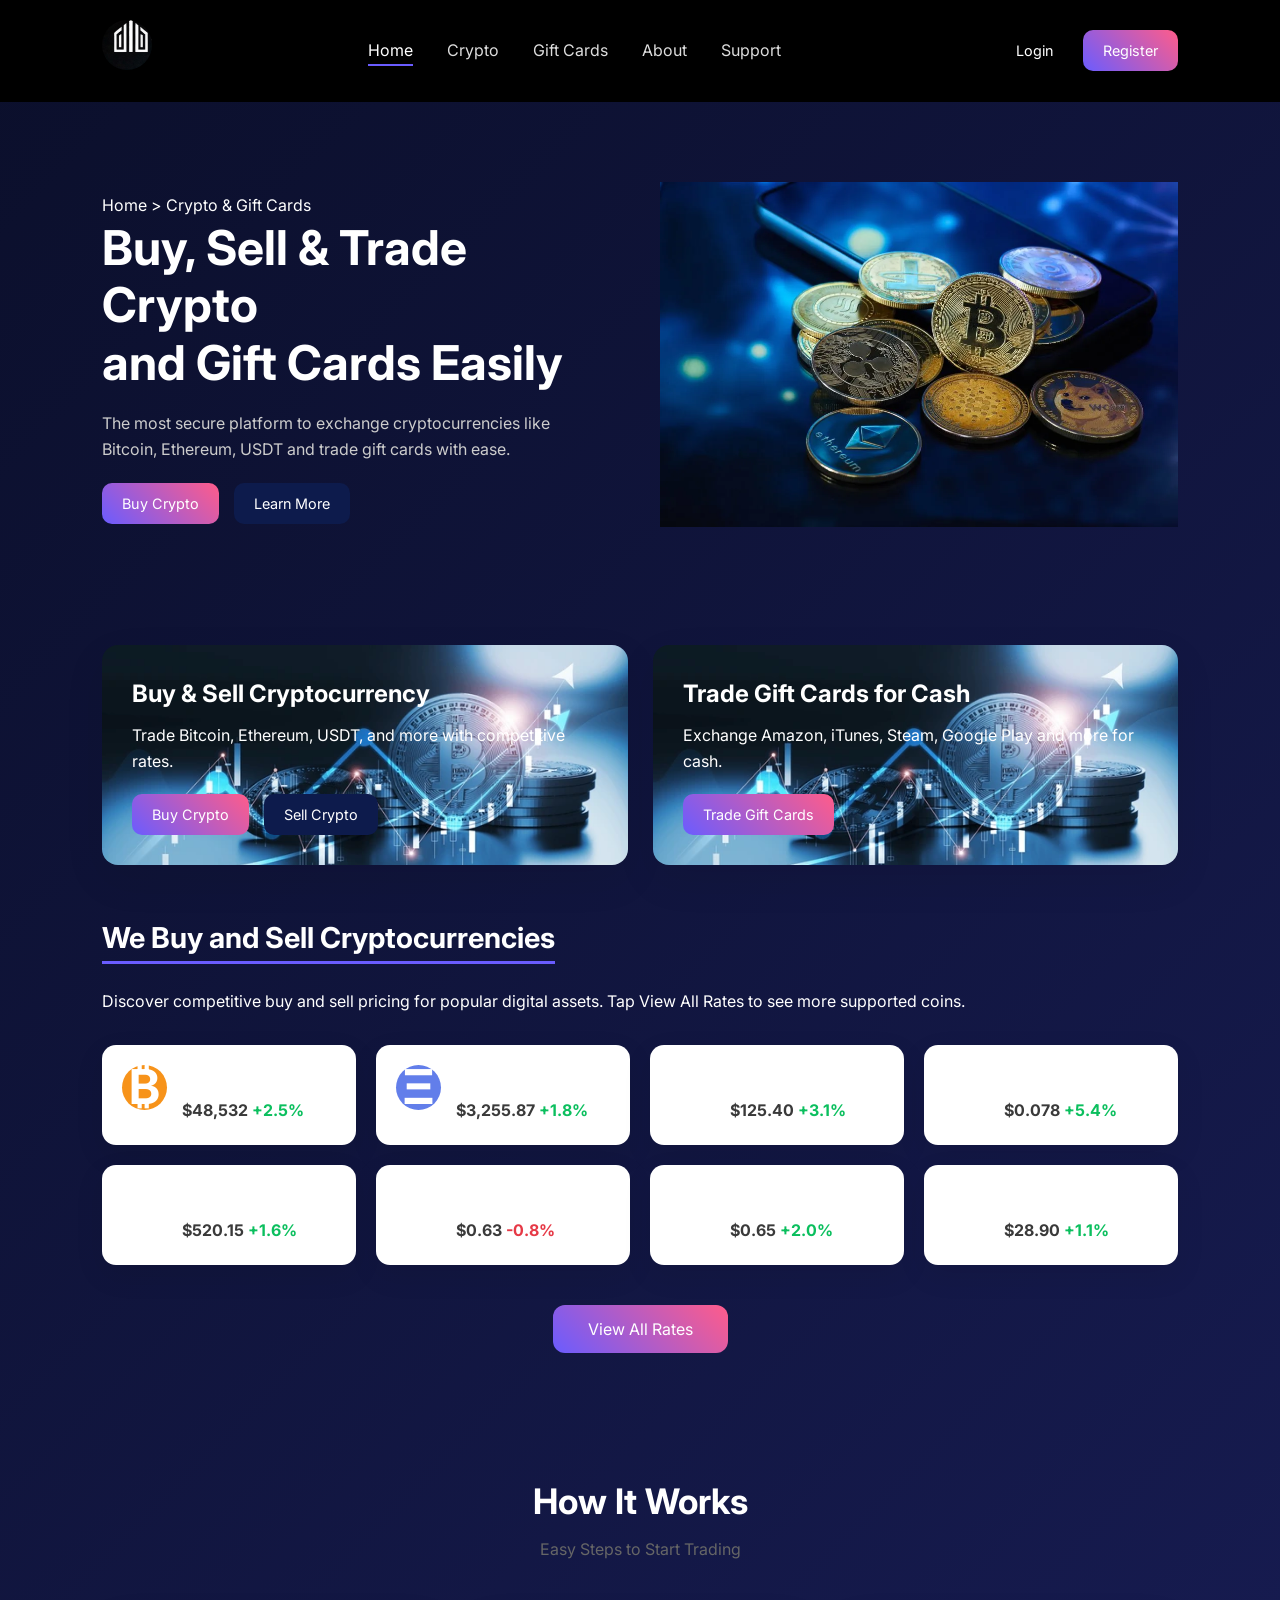
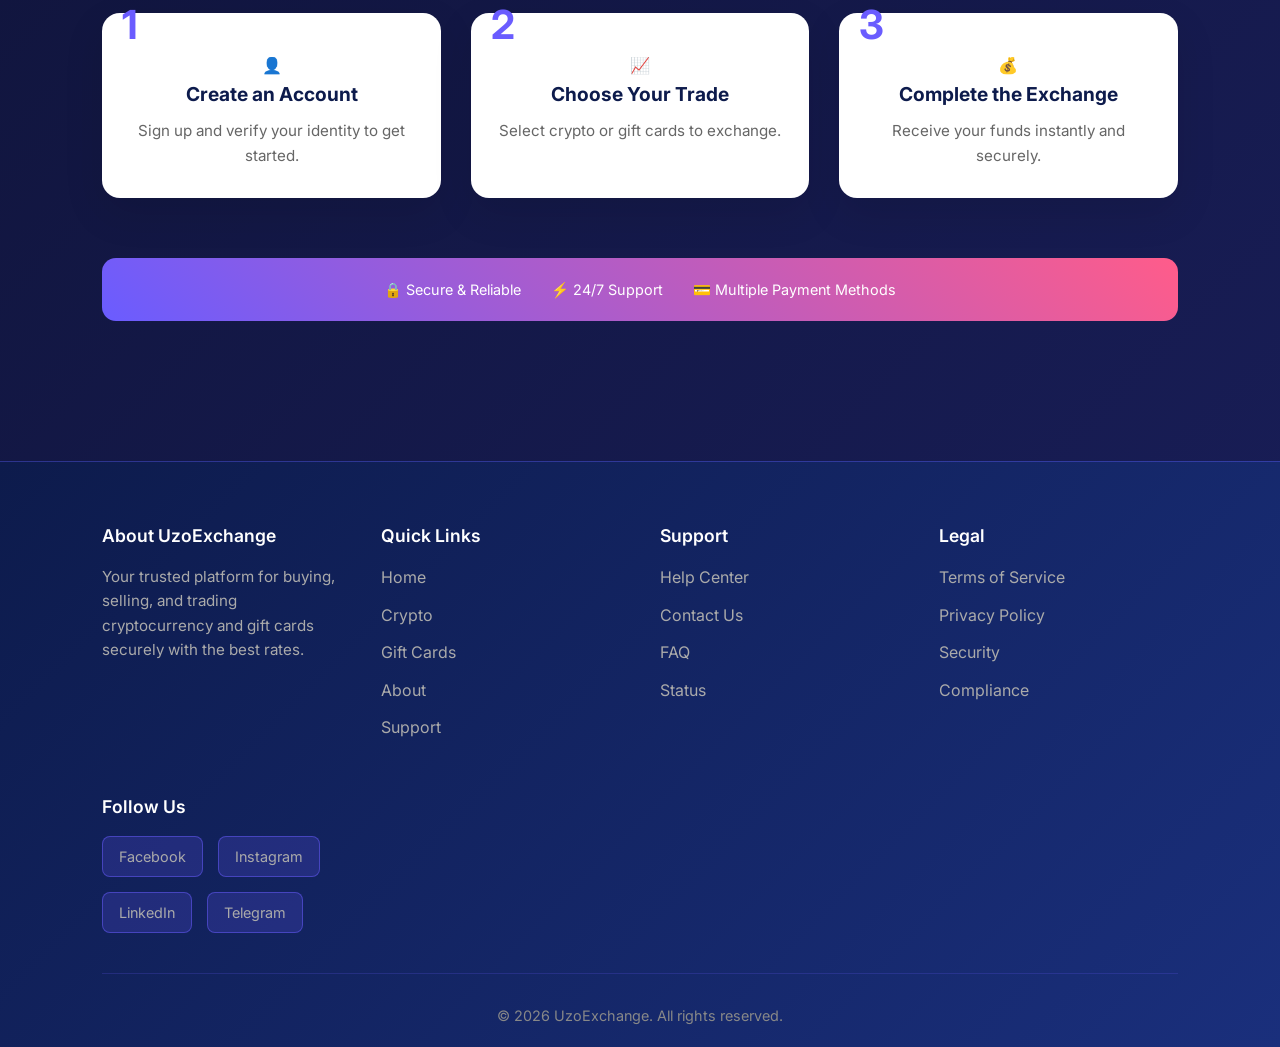
<file: index.html>
<!DOCTYPE html>
<html lang="en">
<head>
  <meta charset="UTF-8">
  <meta name="viewport" content="width=device-width, initial-scale=1.0">
  <title>UzoExchange | Buy & Sell Crypto & Gift Cards</title>
  <link rel="stylesheet" href="styles.ss.css">
  <link href="https://fonts.googleapis.com/css2?family=Inter:wght@400;500;600;700;800&display=swap" rel="stylesheet">
</head>
<body>

  <!-- ==================== NAVBAR ==================== -->
  <header class="navbar">
    <div class="logo">
      <img src="Uzo logo.jpg.jpeg" alt="UzoExchange Logo">
    </div>

    <nav id="nav-menu" class="nav-menu">
      <a href="index.html" class="nav-link active">Home</a>
      <a href="index(1).html" class="nav-link">Crypto</a>
      <a href="index(2).html" class="nav-link">Gift Cards</a>
      <a href="index(3).html" class="nav-link">About</a>
      <a href="index(4).html" class="nav-link">Support</a>
    </nav>

    <div class="nav-actions">
      <button class="btn login">Login</button>
      <button class="btn register">Register</button>
      <div class="menu-toggle" id="menu-toggle">☰</div>
    </div>
  </header>

  <!-- ==================== HERO SECTION ==================== -->
  <section class="hero">
    <div class="hero-content">
      <div class="breadcrumb">Home > Crypto & Gift Cards</div>
      <h1>Buy, Sell & Trade Crypto<br>and Gift Cards Easily</h1>
      <p>The most secure platform to exchange cryptocurrencies like Bitcoin, Ethereum, USDT and trade gift cards with ease.</p>
      
      <div class="hero-buttons">
        <button class="btn primary" onclick="buyCrypto()">Buy Crypto</button>
        <button class="btn secondary" onclick="learnMore()">Learn More</button>
      </div>
    </div>

    <div class="hero-image">
      <img src="crt.webp" alt="Crypto Illustration">
    </div>
  </section>


  <!-- ==================== ACTION CARDS ==================== -->
  <section class="actions">
    <div class="action-card crypto">
      <div class="card-content">
        <h3>Buy & Sell Cryptocurrency</h3>
        <p>Trade Bitcoin, Ethereum, USDT, and more with competitive rates.</p>
        <div class="buttons">
          <button class="btn primary" onclick="buyCrypto()">Buy Crypto</button>
          <button class="btn secondary" onclick="sellCrypto()">Sell Crypto</button>
        </div>
      </div>
    </div>

    <div class="action-card giftcard">
      <div class="card-content">
        <h3>Trade Gift Cards for Cash</h3>
        <p>Exchange Amazon, iTunes, Steam, Google Play and more for cash.</p>
        <button class="btn primary" onclick="tradeGiftCards()">Trade Gift Cards</button>
      </div>
    </div>
  </section>

  <!-- ==================== MARKET RATES SECTION ==================== -->
  <section class="market">
    <h2>We Buy and Sell Cryptocurrencies</h2>
    <p>Discover competitive buy and sell pricing for popular digital assets. Tap View All Rates to see more supported coins.</p>

    <div class="market-grid">
      <div class="rate-card">
        <span class="icon btc">₿</span>
        <div class="rate-info">
          <h4>Bitcoin <small>BTC</small></h4>
          <p class="rate">$48,532 <span class="up">+2.5%</span></p>
        </div>
      </div>

      <div class="rate-card">
        <span class="icon eth">Ξ</span>
        <div class="rate-info">
          <h4>Ethereum <small>ETH</small></h4>
          <p class="rate">$3,255.87 <span class="up">+1.8%</span></p>
        </div>
      </div>

      <div class="rate-card">
        <span class="icon sol">◎</span>
        <div class="rate-info">
          <h4>Solana <small>SOL</small></h4>
          <p class="rate">$125.40 <span class="up">+3.1%</span></p>
        </div>
      </div>

      <div class="rate-card">
        <span class="icon doge">Ð</span>
        <div class="rate-info">
          <h4>Dogecoin <small>DOGE</small></h4>
          <p class="rate">$0.078 <span class="up">+5.4%</span></p>
        </div>
      </div>

      <div class="rate-card hidden extra">
        <span class="icon bnb">Ⓑ</span>
        <div class="rate-info">
          <h4>Binance Coin <small>BNB</small></h4>
          <p class="rate">$520.15 <span class="up">+1.6%</span></p>
        </div>
      </div>

      <div class="rate-card hidden extra">
        <span class="icon xrp">✕</span>
        <div class="rate-info">
          <h4>Ripple <small>XRP</small></h4>
          <p class="rate">$0.63 <span class="down">-0.8%</span></p>
        </div>
      </div>

      <div class="rate-card hidden extra">
        <span class="icon ada">A</span>
        <div class="rate-info">
          <h4>Cardano <small>ADA</small></h4>
          <p class="rate">$0.65 <span class="up">+2.0%</span></p>
        </div>
      </div>

      <div class="rate-card hidden extra">
        <span class="icon dot">●</span>
        <div class="rate-info">
          <h4>Polkadot <small>DOT</small></h4>
          <p class="rate">$28.90 <span class="up">+1.1%</span></p>
        </div>
      </div>
    </div>

    <button class="btn view-all">View All Rates</button>
  </section>


  <!-- ==================== HOW IT WORKS ==================== -->
  <section class="how-it-works">
    <div class="section-header">
      <h2>How It Works</h2>
      <p>Easy Steps to Start Trading</p>
    </div>

    <div class="steps">
      <div class="step-card">
        <span class="step-number">1</span>
        <div class="step-icon">👤</div>
        <h3>Create an Account</h3>
        <p>Sign up and verify your identity to get started.</p>
      </div>

      <div class="step-card">
        <span class="step-number">2</span>
        <div class="step-icon">📈</div>
        <h3>Choose Your Trade</h3>
        <p>Select crypto or gift cards to exchange.</p>
      </div>

      <div class="step-card">
        <span class="step-number">3</span>
        <div class="step-icon">💰</div>
        <h3>Complete the Exchange</h3>
        <p>Receive your funds instantly and securely.</p>
      </div>
    </div>

    <div class="trust-bar">
      <span>🔒 Secure & Reliable</span>
      <span>⚡ 24/7 Support</span>
      <span>💳 Multiple Payment Methods</span>
    </div>
  </section>

  <!-- ==================== FOOTER ==================== -->
  <footer class="footer">
    <div class="footer-container">
      <div class="footer-column">
        <h4>About UzoExchange</h4>
        <p>Your trusted platform for buying, selling, and trading cryptocurrency and gift cards securely with the best rates.</p>
      </div>

      <div class="footer-column">
        <h4>Quick Links</h4>
        <ul>
          <li><a href="index.html">Home</a></li>
          <li><a href="index(1).html">Crypto</a></li>
          <li><a href="index(2).html">Gift Cards</a></li>
          <li><a href="index(3).html">About</a></li>
          <li><a href="index(4).html">Support</a></li>
        </ul>
      </div>

      <div class="footer-column">
        <h4>Support</h4>
        <ul>
          <li><a href="index(5).html">Help Center</a></li>
          <li><a href="index(6).html">Contact Us</a></li>
          <li><a href="index(7).html">FAQ</a></li>
          <li><a href="index(8).html">Status</a></li>
        </ul>
      </div>

      <div class="footer-column">
        <h4>Legal</h4>
        <ul>
          <li><a href="index(1.1).html">Terms of Service</a></li>
          <li><a href="index(1.2).html">Privacy Policy</a></li>
          <li><a href="index(1.3).html">Security</a></li>
          <li><a href="index(1.4).html">Compliance</a></li>
        </ul>
      </div>

      <div class="footer-column">
        <h4>Follow Us</h4>
        <div class="social-links">
          <a href="https://www.facebook.com/share/1CAwxtDhdA/?mibextid=wwXIfr" title="Facebook">Facebook</a>
          <a href="https://www.instagram.com/uzoexchange?igsh=MWg5eHJyZWVyaTQ4MQ%3D%3D&utm_source=qr" title="Instagram">Instagram</a>
          <a href="https://www.linkedin.com/company/uzoexchange" title="LinkedIn">LinkedIn</a>
          <a href="https://t.me/uzoexchange" title="Telegram">Telegram</a>
        </div>
      </div>
    </div>

    <div class="footer-bottom">
      <p>&copy; 2026 UzoExchange. All rights reserved.</p>
    </div>
  </footer>

  <script src="main.js"></script>
</body>
</html>
</file>
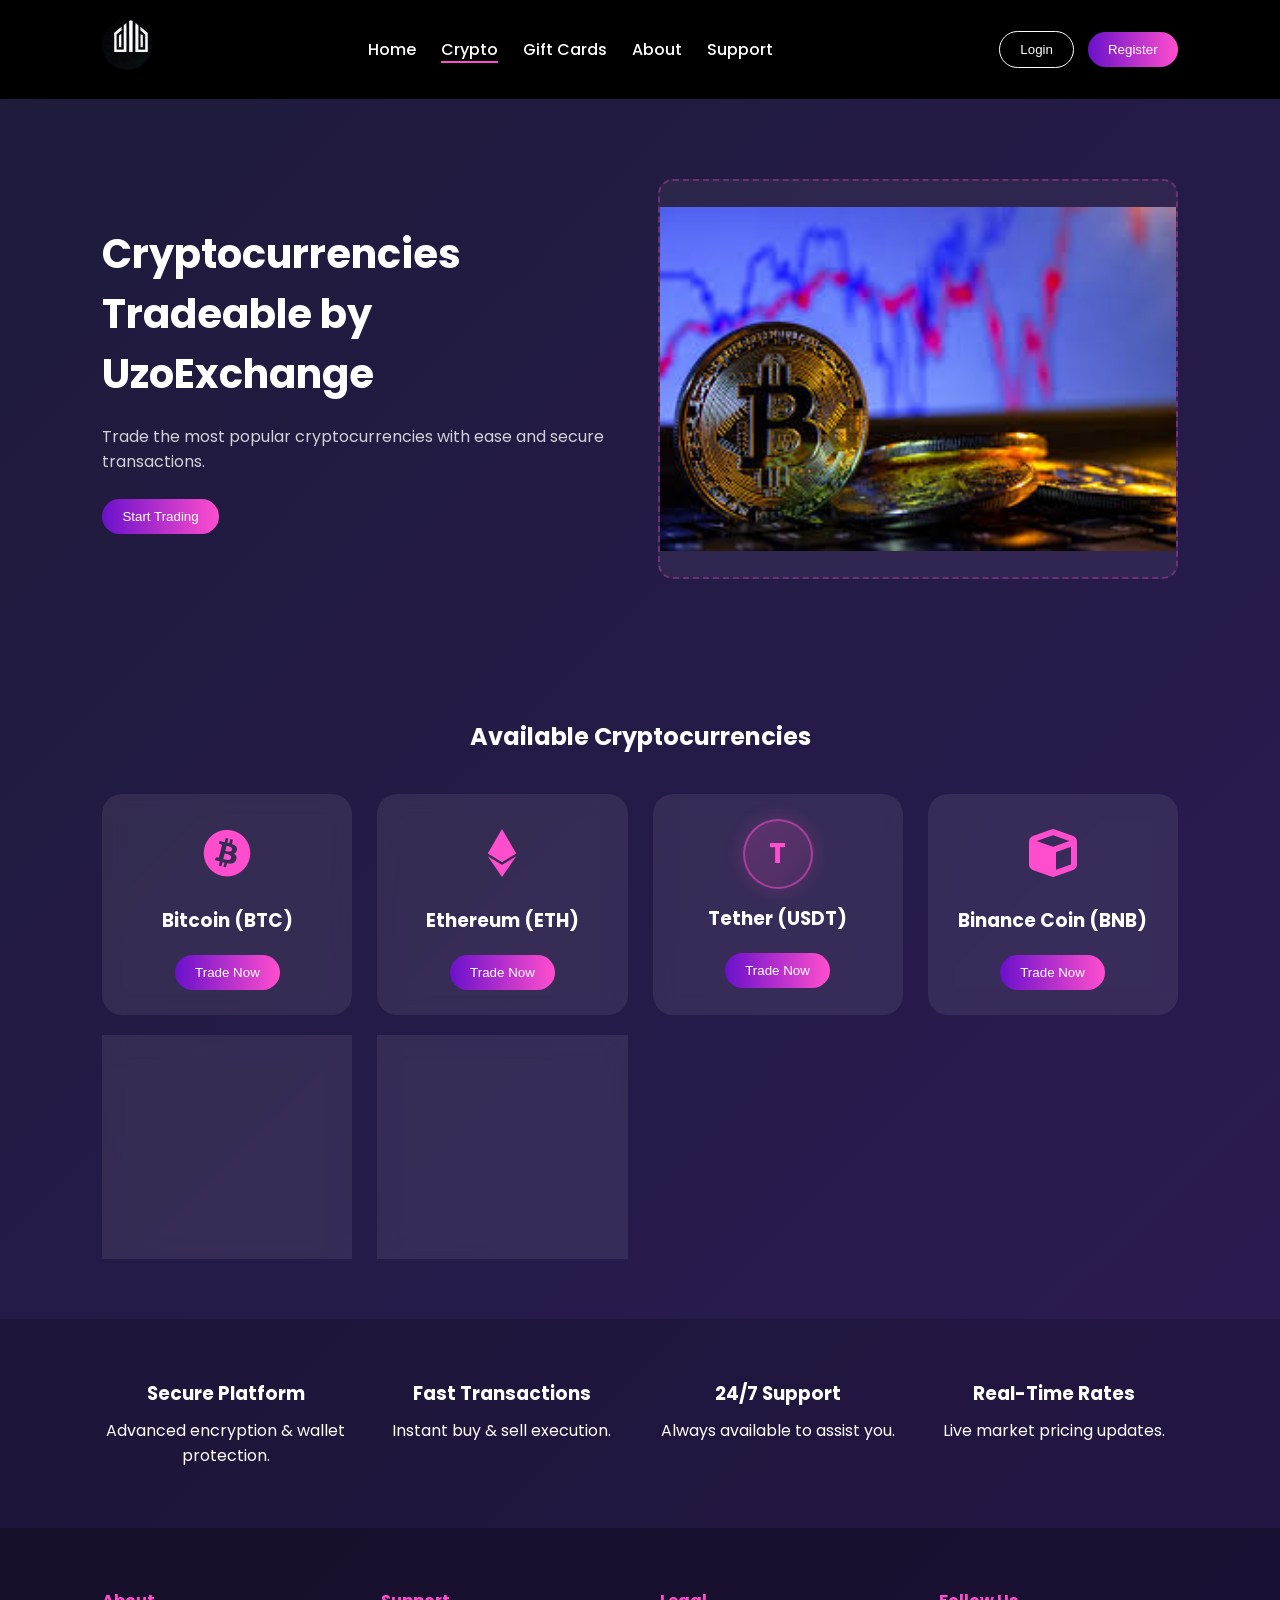
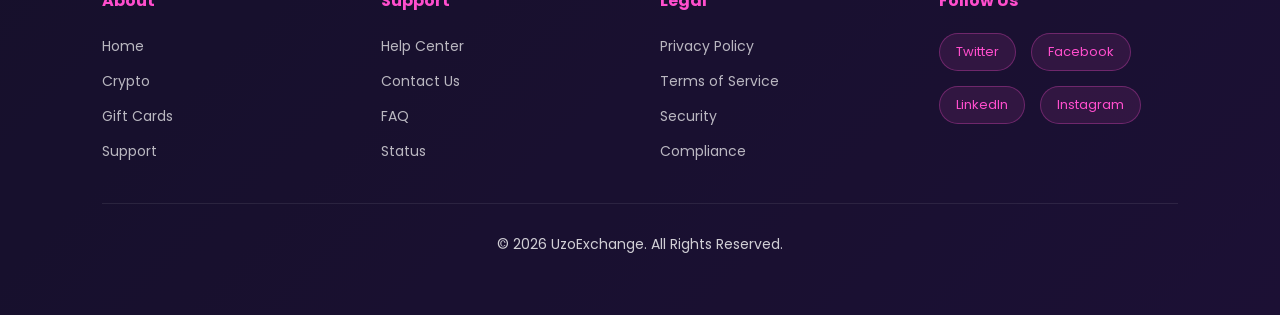
<file: index(1).html>
<!DOCTYPE html>
<html lang="en">
<head>
    <meta charset="UTF-8">
    <title>UzoExchange | Cryptocurrencies</title>
    <meta name="viewport" content="width=device-width, initial-scale=1.0">
    <link rel="stylesheet" href="crypto.css">
    <link href="https://fonts.googleapis.com/css2?family=Poppins:wght@300;400;500;600;700&display=swap" rel="stylesheet">
    <link rel="stylesheet" href="https://cdnjs.cloudflare.com/ajax/libs/font-awesome/6.4.0/css/all.min.css">
</head>
<body>

<!-- NAVBAR -->
<header class="navbar">
    <div class="logo"><img src="Uzo logo.jpg.jpeg" alt="UzoExchange Logo"></div>
    <nav>
        <ul class="nav-links">
            <li><a href="index.html">Home</a></li>
            <li class="active"><a href="index(1).html">Crypto</a></li>
            <li><a href="index(2).html">Gift Cards</a></li>
            <li><a href="index(3).html">About</a></li>
            <li><a href="index(4).html">Support</a></li>
        </ul>
    </nav>
    <div class="nav-buttons">
        <button class="btn-outline">Login</button>
        <button class="btn-primary">Register</button>
    </div>
    <button class="hamburger" id="hamburger" aria-label="Toggle menu">
        <span></span>
        <span></span>
        <span></span>
    </button>
</header>

<!-- HERO SECTION -->
<section class="hero">
    <div class="hero-content">
        <h1>Cryptocurrencies Tradeable by UzoExchange</h1>
        <p>Trade the most popular cryptocurrencies with ease and secure transactions.</p>
        <button class="btn-primary" onclick="window.location.href='https://wa.me/2348171777697?text=Hello%20I%20want%20to%20start%20trading%20crypto'">Start Trading</button>
    </div>
    <div class="hero-image">
        <img src="cr.jpg" alt="Cryptocurrencies" id="heroImg">
    </div>
</section>

<!-- CRYPTO GRID -->
<section class="crypto-section">
    <h2>Available Cryptocurrencies</h2>
    <div class="crypto-grid" id="cryptoGrid">
        <!-- Cards injected by JS -->
    </div>
</section>

<!-- FEATURES -->
<section class="features">
    <div class="feature">
        <h3>Secure Platform</h3>
        <p>Advanced encryption & wallet protection.</p>
    </div>
    <div class="feature">
        <h3>Fast Transactions</h3>
        <p>Instant buy & sell execution.</p>
    </div>
    <div class="feature">
        <h3>24/7 Support</h3>
        <p>Always available to assist you.</p>
    </div>
    <div class="feature">
        <h3>Real-Time Rates</h3>
        <p>Live market pricing updates.</p>
    </div>
</section>

<!-- FOOTER -->
<footer>
    <div class="footer-container">
        <div class="footer-section">
            <h4>About</h4>
            <ul>
                <li><a href="index.html">Home</a></li>
                <li><a href="index(1).html">Crypto</a></li>
                <li><a href="index(2).html">Gift Cards</a></li>
                <li><a href="index(4).html">Support</a></li>
            </ul>
        </div>
        <div class="footer-section">
            <h4>Support</h4>
            <ul>
                <li><a href="index(5).html">Help Center</a></li>
                <li><a href="index(6).html">Contact Us</a></li>
                <li><a href="index(7).html">FAQ</a></li>
                <li><a href="index(8).html">Status</a></li>
            </ul>
        </div>
        <div class="footer-section">
            <h4>Legal</h4>
            <ul>
                <li><a href="index(1.1).html">Privacy Policy</a></li>
                <li><a href="index(1.2).html">Terms of Service</a></li>
                <li><a href="index(1.3).html">Security</a></li>
                <li><a href="index(1.4).html">Compliance</a></li>
            </ul>
        </div>
        <div class="footer-section">
            <h4>Follow Us</h4>
            <div class="social-links">
                <a href="https://twitter.com/uzoexchange" title="Twitter">Twitter</a>
                <a href="https://www.facebook.com/share/1CAwxtDhdA/?mibextid=wwXIfr" title="Facebook">Facebook</a>
                <a href="https://www.linkedin.com/company/uzoexchange" title="LinkedIn">LinkedIn</a>
                <a href="https://www.instagram.com/uzoexchange?igsh=MWg5eHJyZWVyaTQ4MQ%3D%3D&utm_source=qr" title="Instagram">Instagram</a>
            </div>
        </div>
    </div>
    <div class="footer-bottom">
        <p>© 2026 UzoExchange. All Rights Reserved.</p>
    </div>
</footer>

<script src="crypto.js"></script>
<script>
    // Hamburger toggle for mobile
    (function(){
        const hb = document.getElementById('hamburger');
        const navLinks = document.querySelector('.nav-links');
        hb && hb.addEventListener('click', () => {
            navLinks.classList.toggle('open');
            hb.classList.toggle('open');
        });
    })();
</script>
</body>
</html>
</file>
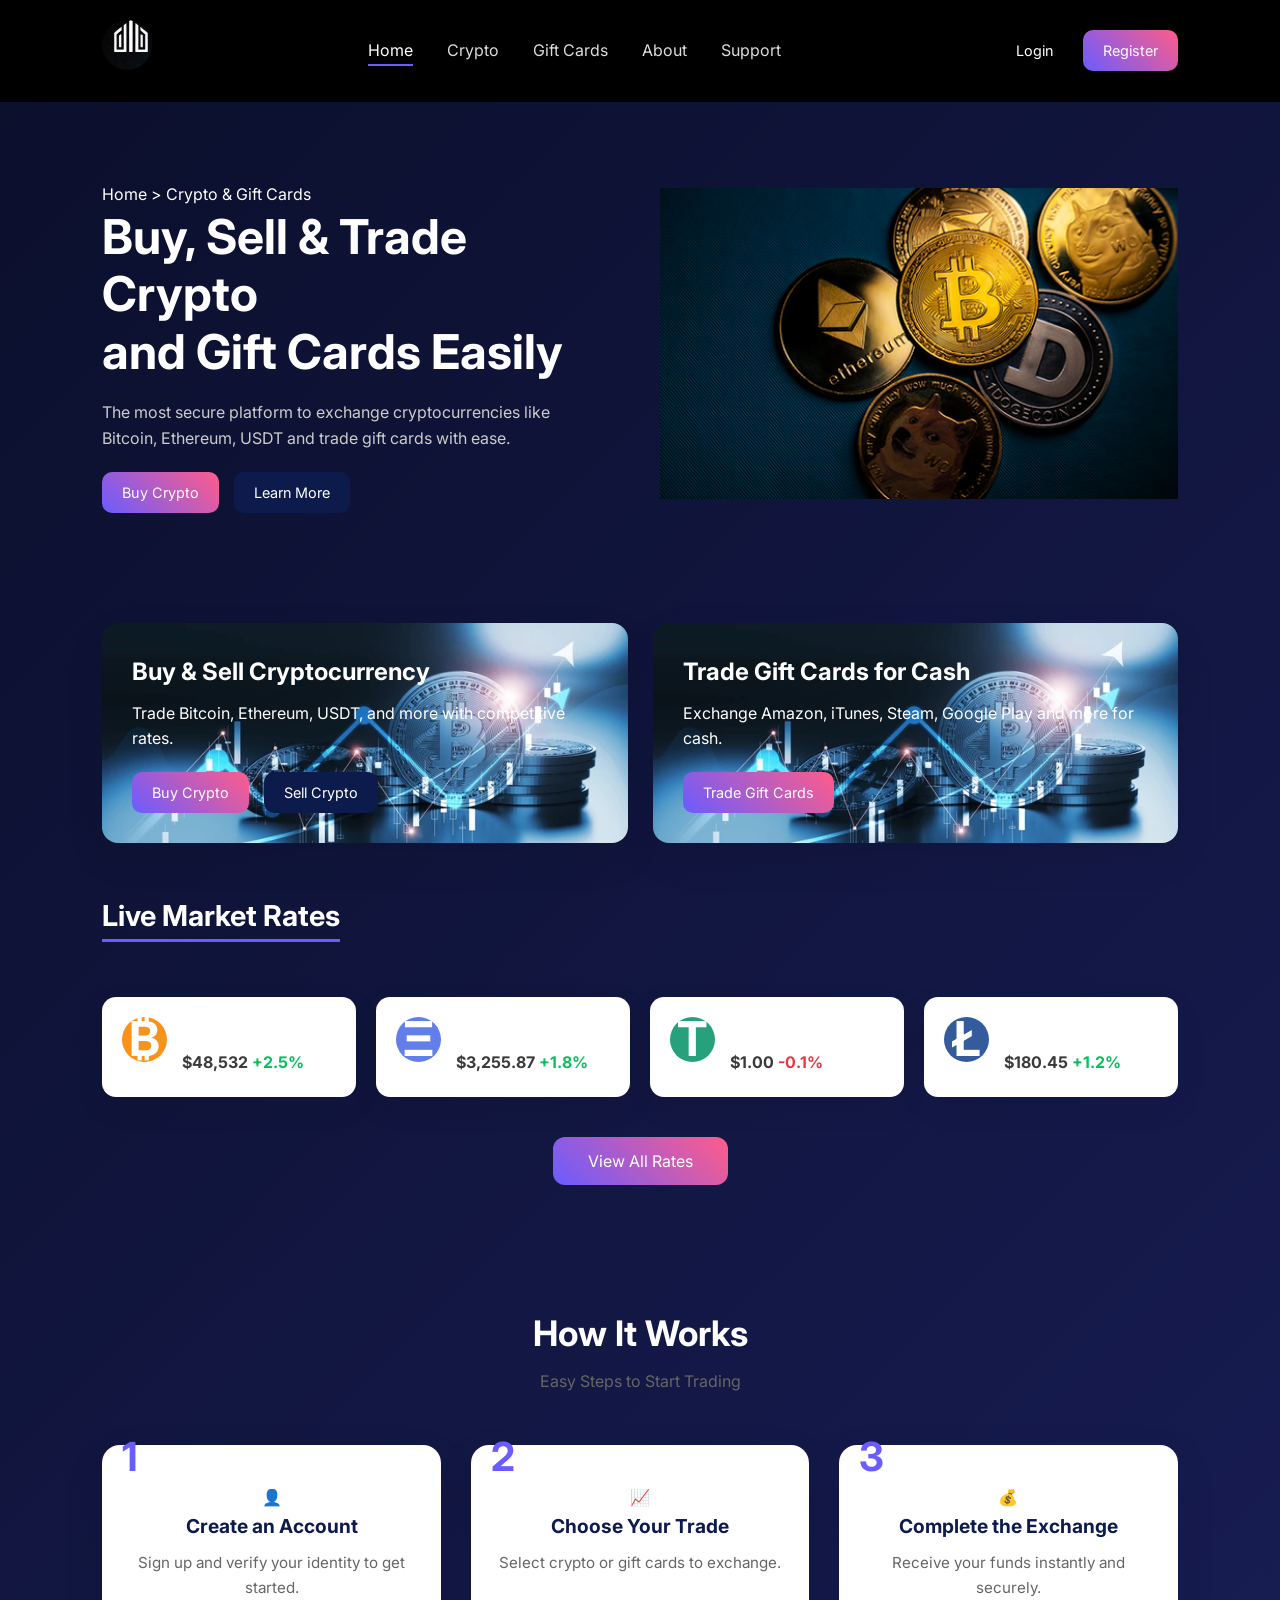
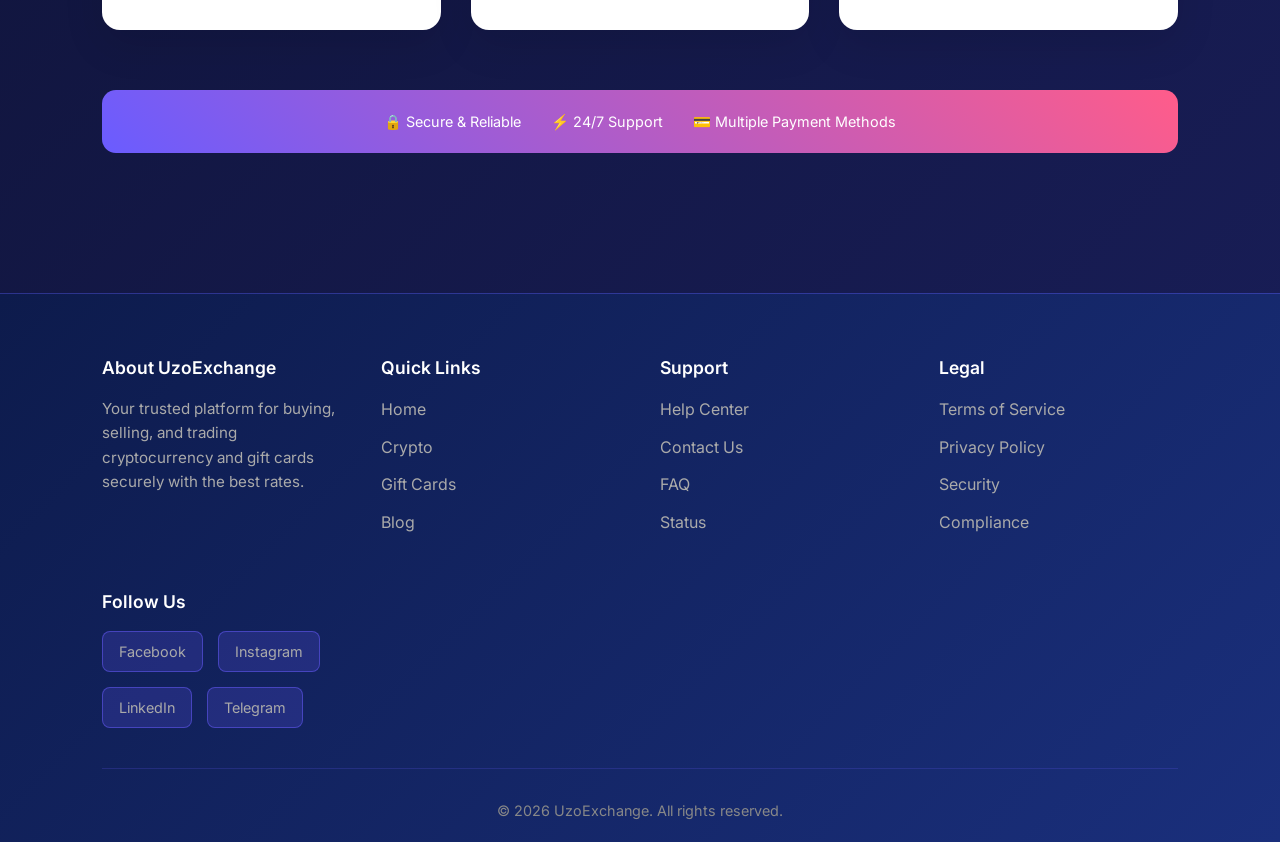
<file: index(1.0).html>
<!DOCTYPE html>
<html lang="en">
<head>
  <meta charset="UTF-8">
  <meta name="viewport" content="width=device-width, initial-scale=1.0">
  <title>UzoExchange | Buy & Sell Crypto & Gift Cards</title>
  <link rel="stylesheet" href="styles.ss.css">
  <link href="https://fonts.googleapis.com/css2?family=Inter:wght@400;500;600;700;800&display=swap" rel="stylesheet">
</head>
<body>

  <!-- ==================== NAVBAR ==================== -->
  <header class="navbar">
    <div class="logo">
      <img src="Uzo logo.jpg.jpeg" alt="UzoExchange Logo">
    </div>

    <nav id="nav-menu" class="nav-menu">
      <a href="index.html" class="nav-link active">Home</a>
      <a href="index(1).html" class="nav-link">Crypto</a>
      <a href="index(2).html" class="nav-link">Gift Cards</a>
      <a href="index(3).html" class="nav-link">About</a>
      <a href="index(4).html" class="nav-link">Support</a>
    </nav>

    <div class="nav-actions">
      <button class="btn login">Login</button>
      <button class="btn register">Register</button>
      <div class="menu-toggle" id="menu-toggle">☰</div>
    </div>
  </header>

  <!-- ==================== HERO SECTION ==================== -->
  <section class="hero">
    <div class="hero-content">
      <div class="breadcrumb">Home > Crypto & Gift Cards</div>
      <h1>Buy, Sell & Trade Crypto<br>and Gift Cards Easily</h1>
      <p>The most secure platform to exchange cryptocurrencies like Bitcoin, Ethereum, USDT and trade gift cards with ease.</p>
      
      <div class="hero-buttons">
        <button class="btn primary" onclick="buyCrypto()">Buy Crypto</button>
        <button class="btn secondary" onclick="learnMore()">Learn More</button>
      </div>
    </div>

    <div class="hero-image">
      <img src="crypt.png" alt="Crypto Illustration">
    </div>
  </section>

  <!-- ==================== ACTION CARDS ==================== -->
  <section class="actions">
    <div class="action-card crypto">
      <div class="card-content">
        <h3>Buy & Sell Cryptocurrency</h3>
        <p>Trade Bitcoin, Ethereum, USDT, and more with competitive rates.</p>
        <div class="buttons">
          <button class="btn primary" onclick="buyCrypto()">Buy Crypto</button>
          <button class="btn secondary" onclick="sellCrypto()">Sell Crypto</button>
        </div>
      </div>
    </div>

    <div class="action-card giftcard">
      <div class="card-content">
        <h3>Trade Gift Cards for Cash</h3>
        <p>Exchange Amazon, iTunes, Steam, Google Play and more for cash.</p>
        <button class="btn primary" onclick="tradeGiftCards()">Trade Gift Cards</button>
      </div>
    </div>
  </section>

  <!-- ==================== MARKET RATES SECTION ==================== -->
  <section class="market">
    <h2>Live Market Rates</h2>

    <div class="market-grid">
      <div class="rate-card">
        <span class="icon btc">₿</span>
        <div class="rate-info">
          <h4>Bitcoin <small>BTC</small></h4>
          <p class="rate">$48,532 <span class="up">+2.5%</span></p>
        </div>
      </div>

      <div class="rate-card">
        <span class="icon eth">Ξ</span>
        <div class="rate-info">
          <h4>Ethereum <small>ETH</small></h4>
          <p class="rate">$3,255.87 <span class="up">+1.8%</span></p>
        </div>
      </div>

      <div class="rate-card">
        <span class="icon usdt">T</span>
        <div class="rate-info">
          <h4>Tether <small>USDT</small></h4>
          <p class="rate">$1.00 <span class="down">-0.1%</span></p>
        </div>
      </div>

      <div class="rate-card">
        <span class="icon ltc">Ł</span>
        <div class="rate-info">
          <h4>Litecoin <small>LTC</small></h4>
          <p class="rate">$180.45 <span class="up">+1.2%</span></p>
        </div>
      </div>
    </div>

    <button class="btn view-all">View All Rates</button>
  </section>

  <!-- ==================== HOW IT WORKS ==================== -->
  <section class="how-it-works">
    <div class="section-header">
      <h2>How It Works</h2>
      <p>Easy Steps to Start Trading</p>
    </div>

    <div class="steps">
      <div class="step-card">
        <span class="step-number">1</span>
        <div class="step-icon">👤</div>
        <h3>Create an Account</h3>
        <p>Sign up and verify your identity to get started.</p>
      </div>

      <div class="step-card">
        <span class="step-number">2</span>
        <div class="step-icon">📈</div>
        <h3>Choose Your Trade</h3>
        <p>Select crypto or gift cards to exchange.</p>
      </div>

      <div class="step-card">
        <span class="step-number">3</span>
        <div class="step-icon">💰</div>
        <h3>Complete the Exchange</h3>
        <p>Receive your funds instantly and securely.</p>
      </div>
    </div>

    <div class="trust-bar">
      <span>🔒 Secure & Reliable</span>
      <span>⚡ 24/7 Support</span>
      <span>💳 Multiple Payment Methods</span>
    </div>
  </section>

  <!-- ==================== FOOTER ==================== -->
  <footer class="footer">
    <div class="footer-container">
      <div class="footer-column">
        <h4>About UzoExchange</h4>
        <p>Your trusted platform for buying, selling, and trading cryptocurrency and gift cards securely with the best rates.</p>
      </div>

      <div class="footer-column">
        <h4>Quick Links</h4>
        <ul>
          <li><a href="index.html">Home</a></li>
          <li><a href="index(1).html">Crypto</a></li>
          <li><a href="index(2).html">Gift Cards</a></li>
          <li><a href="index(4).html">Blog</a></li>
        </ul>
      </div>

      <div class="footer-column">
        <h4>Support</h4>
        <ul>
          <li><a href="index(5).html">Help Center</a></li>
          <li><a href="index(6).html">Contact Us</a></li>
          <li><a href="index(7).html">FAQ</a></li>
          <li><a href="index(8).html">Status</a></li>
        </ul>
      </div>

      <div class="footer-column">
        <h4>Legal</h4>
        <ul>
          <li><a href="index(1.1).html">Terms of Service</a></li>
          <li><a href="index(1.2).html">Privacy Policy</a></li>
          <li><a href="index(1.3).html">Security</a></li>
          <li><a href="index(1.4).html">Compliance</a></li>
        </ul>
      </div>

      <div class="footer-column">
        <h4>Follow Us</h4>
        <div class="social-links">
          <a href="https://www.facebook.com/share/1CAwxtDhdA/?mibextid=wwXIfr" title="Facebook">Facebook</a>
          <a href="https://www.instagram.com/uzoexchange?igsh=MWg5eHJyZWVyaTQ4MQ%3D%3D&utm_source=qr" title="Instagram">Instagram</a>
          <a href="https://www.linkedin.com/company/uzoexchange" title="LinkedIn">LinkedIn</a>
          <a href="https://t.me/uzoexchange" title="Telegram">Telegram</a>
        </div>
      </div>
    </div>

    <div class="footer-bottom">
      <p>&copy; 2026 UzoExchange. All rights reserved.</p>
    </div>
  </footer>

  <script src="main.js"></script>
</body>
</html>
</file>
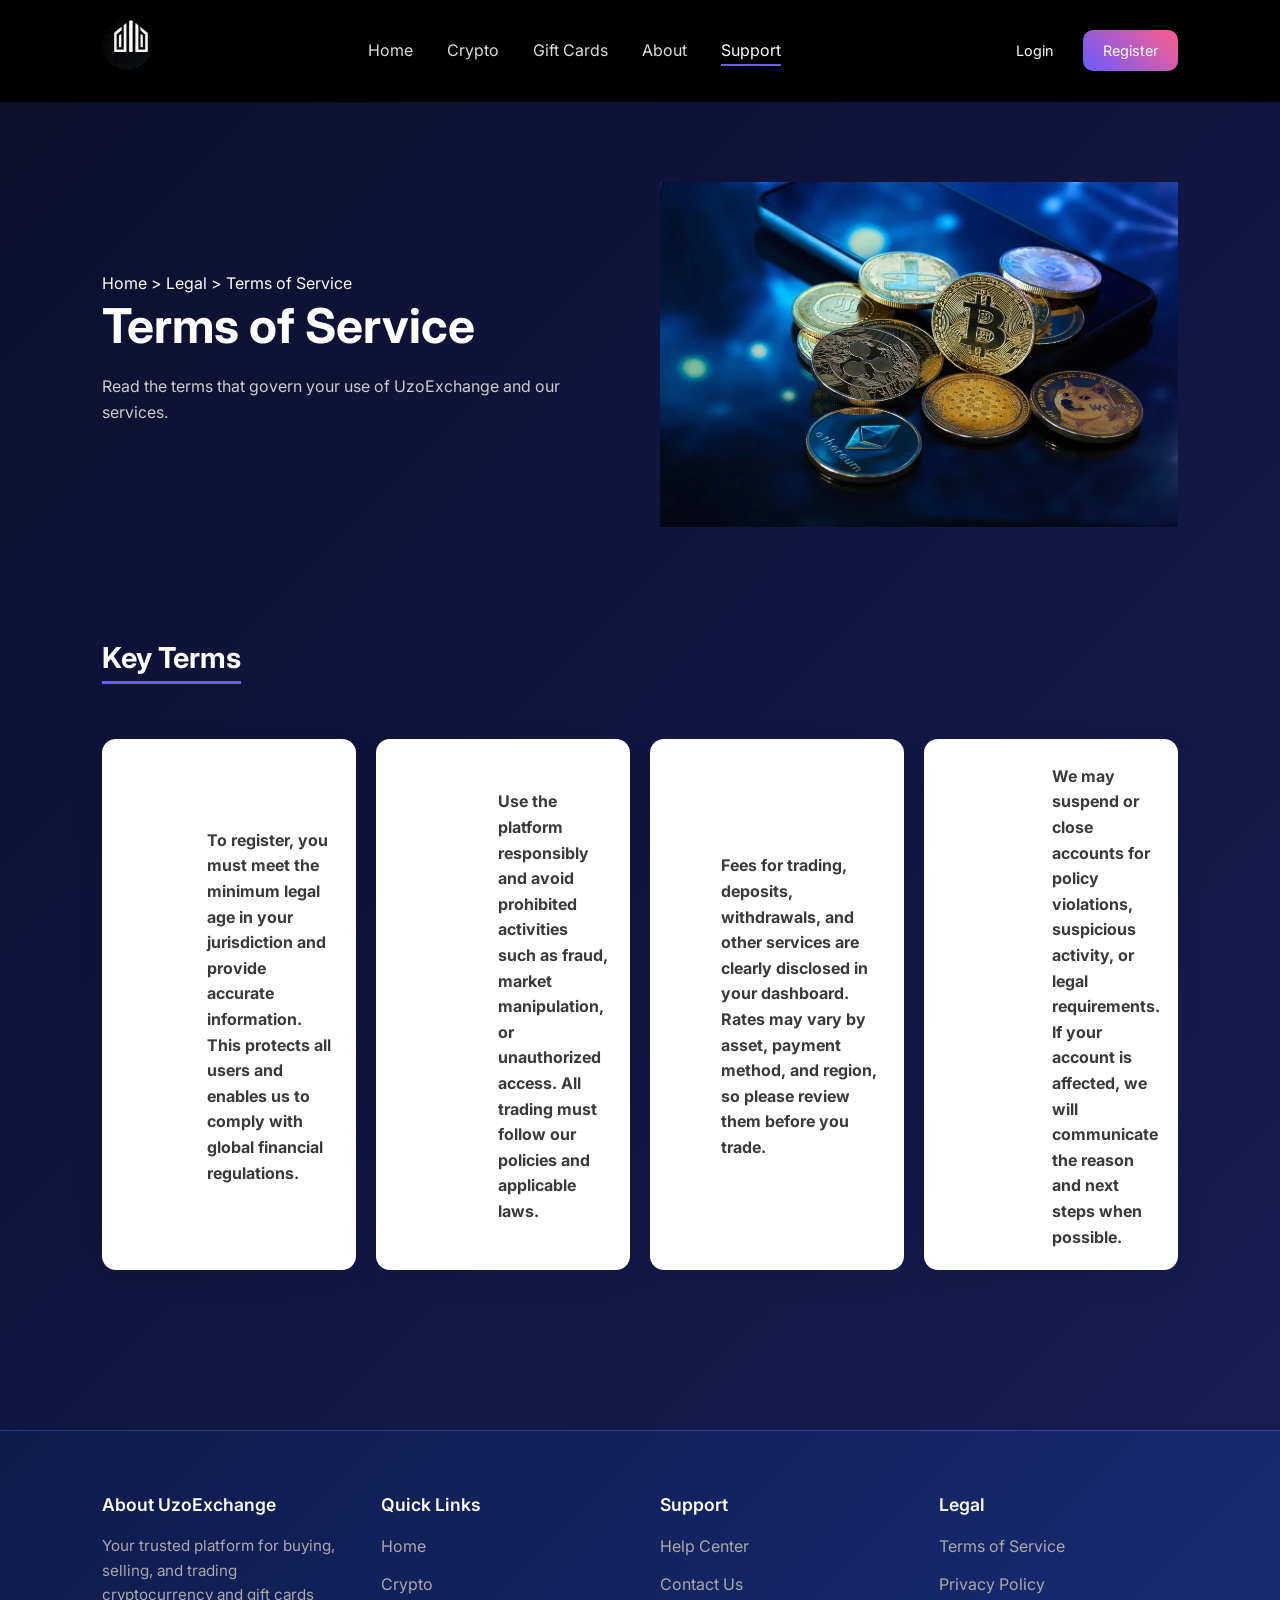
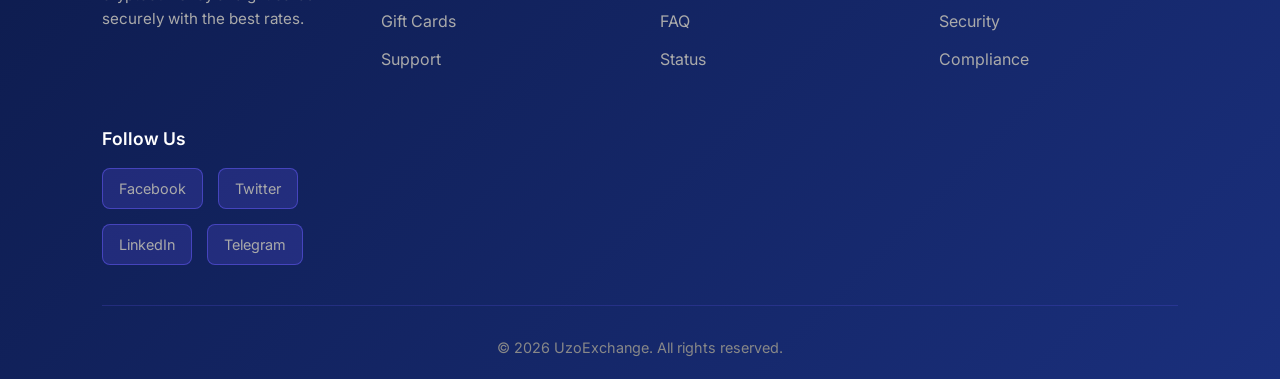
<file: index(1.1).html>
<!DOCTYPE html>
<html lang="en">
<head>
  <meta charset="UTF-8">
  <meta name="viewport" content="width=device-width, initial-scale=1.0">
  <title>Terms of Service | UzoExchange</title>
  <link rel="stylesheet" href="styles.ss.css">
  <link href="https://fonts.googleapis.com/css2?family=Inter:wght@400;500;600;700;800&display=swap" rel="stylesheet">
</head>
<body>
  <header class="navbar">
    <div class="logo"><img src="Uzo logo.jpg.jpeg" alt="UzoExchange Logo"></div>
    <nav id="nav-menu" class="nav-menu">
      <a href="index.html" class="nav-link">Home</a>
      <a href="index(1).html" class="nav-link">Crypto</a>
      <a href="index(2).html" class="nav-link">Gift Cards</a>
      <a href="index(3).html" class="nav-link">About</a>
      <a href="index(4).html" class="nav-link active">Support</a>
    </nav>
    <div class="nav-actions">
      <button class="btn login">Login</button>
      <button class="btn register">Register</button>
      <div class="menu-toggle" id="menu-toggle">☰</div>
    </div>
  </header>

  <section class="hero">
    <div class="hero-content">
      <div class="breadcrumb">Home > Legal > Terms of Service</div>
      <h1>Terms of Service</h1>
      <p>Read the terms that govern your use of UzoExchange and our services.</p>
    </div>
    <div class="hero-image">
      <img src="crt.webp" alt="Terms Illustration">
    </div>
  </section>

  <section class="market">
    <h2>Key Terms</h2>
    <div class="market-grid">
      <div class="rate-card">
        <h4>Account Eligibility</h4>
        <p>To register, you must meet the minimum legal age in your jurisdiction and provide accurate information. This protects all users and enables us to comply with global financial regulations.</p>
      </div>
      <div class="rate-card">
        <h4>Acceptable Use</h4>
        <p>Use the platform responsibly and avoid prohibited activities such as fraud, market manipulation, or unauthorized access. All trading must follow our policies and applicable laws.</p>
      </div>
      <div class="rate-card">
        <h4>Fees</h4>
        <p>Fees for trading, deposits, withdrawals, and other services are clearly disclosed in your dashboard. Rates may vary by asset, payment method, and region, so please review them before you trade.</p>
      </div>
      <div class="rate-card">
        <h4>Termination</h4>
        <p>We may suspend or close accounts for policy violations, suspicious activity, or legal requirements. If your account is affected, we will communicate the reason and next steps when possible.</p>
      </div>
    </div>
  </section>

  <footer class="footer">
    <div class="footer-container">
      <div class="footer-column">
        <h4>About UzoExchange</h4>
        <p>Your trusted platform for buying, selling, and trading cryptocurrency and gift cards securely with the best rates.</p>
      </div>
      <div class="footer-column">
        <h4>Quick Links</h4>
        <ul>
          <li><a href="index.html">Home</a></li>
          <li><a href="index(1).html">Crypto</a></li>
          <li><a href="index(2).html">Gift Cards</a></li>
          <li><a href="index(4).html">Support</a></li>
        </ul>
      </div>
      <div class="footer-column">
        <h4>Support</h4>
        <ul>
          <li><a href="index(5).html">Help Center</a></li>
          <li><a href="index(6).html">Contact Us</a></li>
          <li><a href="index(7).html">FAQ</a></li>
          <li><a href="status.html">Status</a></li>
        </ul>
      </div>
      <div class="footer-column">
        <h4>Legal</h4>
        <ul>
          <li><a href="index(1.1).html">Terms of Service</a></li>
          <li><a href="index(1.2).html">Privacy Policy</a></li>
          <li><a href="index(1.3).html">Security</a></li>
          <li><a href="index(1.4).html">Compliance</a></li>
        </ul>
      </div>
      <div class="footer-column">
        <h4>Follow Us</h4>
        <div class="social-links">
          <a href="#">Facebook</a>
          <a href="#">Twitter</a>
          <a href="#">LinkedIn</a>
          <a href="#">Telegram</a>
        </div>
      </div>
    </div>
    <div class="footer-bottom">
      <p>&copy; 2026 UzoExchange. All rights reserved.</p>
    </div>
  </footer>
  <script src="main.js"></script>
</body>
</html>
</file>
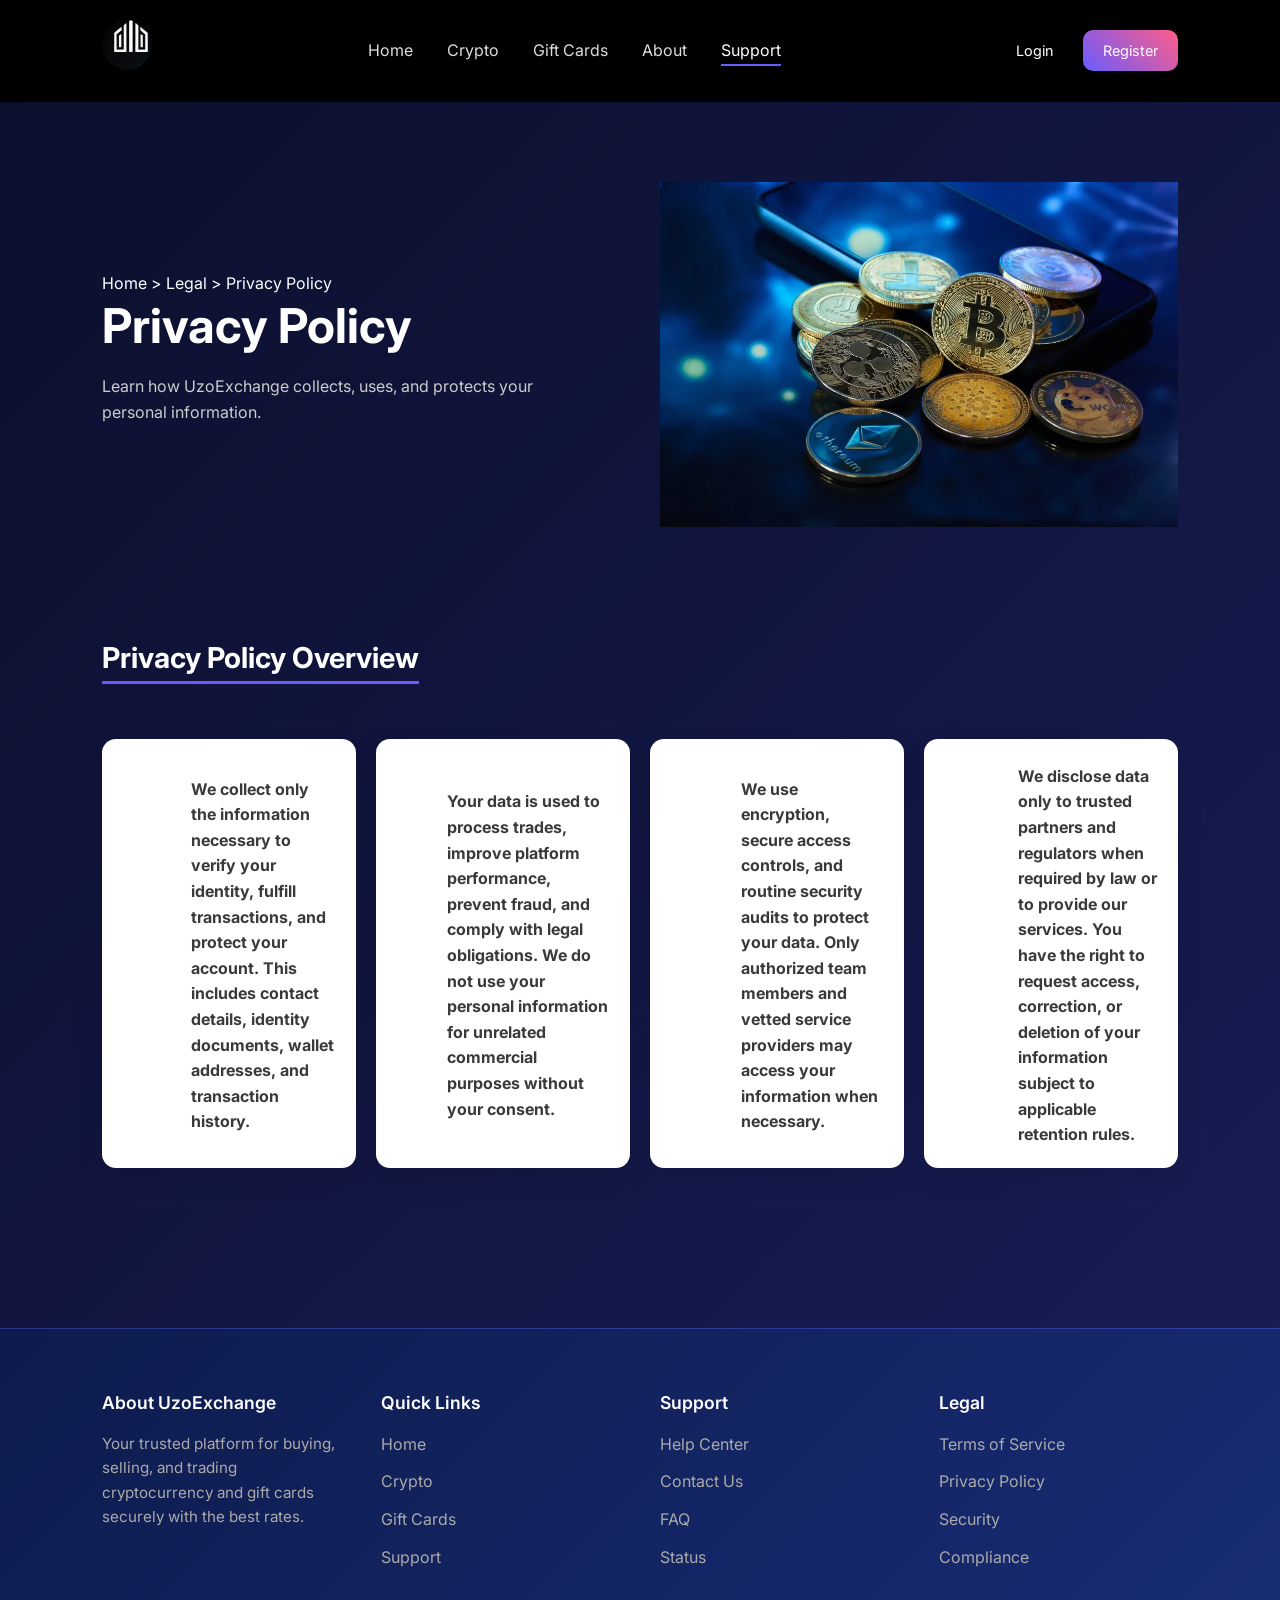
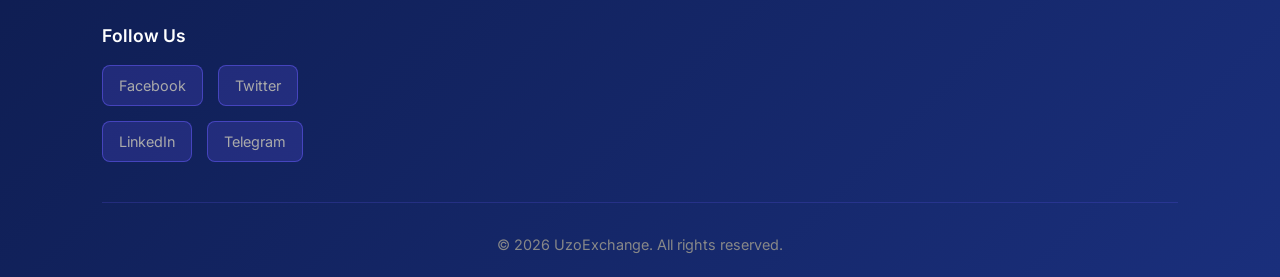
<file: index(1.2).html>
<!DOCTYPE html>
<html lang="en">
<head>
  <meta charset="UTF-8">
  <meta name="viewport" content="width=device-width, initial-scale=1.0">
  <title>Privacy Policy | UzoExchange</title>
  <link rel="stylesheet" href="styles.ss.css">
  <link href="https://fonts.googleapis.com/css2?family=Inter:wght@400;500;600;700;800&display=swap" rel="stylesheet">
</head>
<body>
  <header class="navbar">
    <div class="logo"><img src="Uzo logo.jpg.jpeg" alt="UzoExchange Logo"></div>
    <nav id="nav-menu" class="nav-menu">
      <a href="index.html" class="nav-link">Home</a>
      <a href="index(1).html" class="nav-link">Crypto</a>
      <a href="index(2).html" class="nav-link">Gift Cards</a>
      <a href="index(3).html" class="nav-link">About</a>
      <a href="index(4).html" class="nav-link active">Support</a>
    </nav>
    <div class="nav-actions">
      <button class="btn login">Login</button>
      <button class="btn register">Register</button>
      <div class="menu-toggle" id="menu-toggle">☰</div>
    </div>
  </header>

  <section class="hero">
    <div class="hero-content">
      <div class="breadcrumb">Home > Legal > Privacy Policy</div>
      <h1>Privacy Policy</h1>
      <p>Learn how UzoExchange collects, uses, and protects your personal information.</p>
    </div>
    <div class="hero-image">
      <img src="crt.webp" alt="Privacy Illustration">
    </div>
  </section>

  <section class="market">
    <h2>Privacy Policy Overview</h2>
    <div class="market-grid">
      <div class="rate-card">
        <h4>What We Collect</h4>
        <p>We collect only the information necessary to verify your identity, fulfill transactions, and protect your account. This includes contact details, identity documents, wallet addresses, and transaction history.</p>
      </div>
      <div class="rate-card">
        <h4>How We Use It</h4>
        <p>Your data is used to process trades, improve platform performance, prevent fraud, and comply with legal obligations. We do not use your personal information for unrelated commercial purposes without your consent.</p>
      </div>
      <div class="rate-card">
        <h4>How We Protect It</h4>
        <p>We use encryption, secure access controls, and routine security audits to protect your data. Only authorized team members and vetted service providers may access your information when necessary.</p>
      </div>
      <div class="rate-card">
        <h4>Sharing & Your Rights</h4>
        <p>We disclose data only to trusted partners and regulators when required by law or to provide our services. You have the right to request access, correction, or deletion of your information subject to applicable retention rules.</p>
      </div>
    </div>
  </section>

  <footer class="footer">
    <div class="footer-container">
      <div class="footer-column">
        <h4>About UzoExchange</h4>
        <p>Your trusted platform for buying, selling, and trading cryptocurrency and gift cards securely with the best rates.</p>
      </div>
      <div class="footer-column">
        <h4>Quick Links</h4>
        <ul>
          <li><a href="index.html">Home</a></li>
          <li><a href="index(1).html">Crypto</a></li>
          <li><a href="index(2).html">Gift Cards</a></li>
          <li><a href="index(4).html">Support</a></li>
        </ul>
      </div>
      <div class="footer-column">
        <h4>Support</h4>
        <ul>
          <li><a href="index(5).html">Help Center</a></li>
          <li><a href="index(6).html">Contact Us</a></li>
          <li><a href="index(7).html">FAQ</a></li>
          <li><a href="status.html">Status</a></li>
        </ul>
      </div>
      <div class="footer-column">
        <h4>Legal</h4>
        <ul>
          <li><a href="index(1.1).html">Terms of Service</a></li>
          <li><a href="index(1.2).html">Privacy Policy</a></li>
          <li><a href="index(1.3).html">Security</a></li>
          <li><a href="index(1.4).html">Compliance</a></li>
        </ul>
      </div>
      <div class="footer-column">
        <h4>Follow Us</h4>
        <div class="social-links">
          <a href="https://www.facebook.com/share/1CAwxtDhdA/?mibextid=wwXIfr">Facebook</a>
          <a href="https://www.instagram.com/uzoexchange?igsh=MWg5eHJyZWVyaTQ4MQ%3D%3D&utm_source=qr">Twitter</a>
          <a href="https://www.linkedin.com/company/uzoexchange">LinkedIn</a>
          <a href="https://t.me/uzoexchange">Telegram</a>
        </div>
      </div>
    </div>
    <div class="footer-bottom">
      <p>&copy; 2026 UzoExchange. All rights reserved.</p>
    </div>
  </footer>
  <script src="main.js"></script>
</body>
</html>
</file>
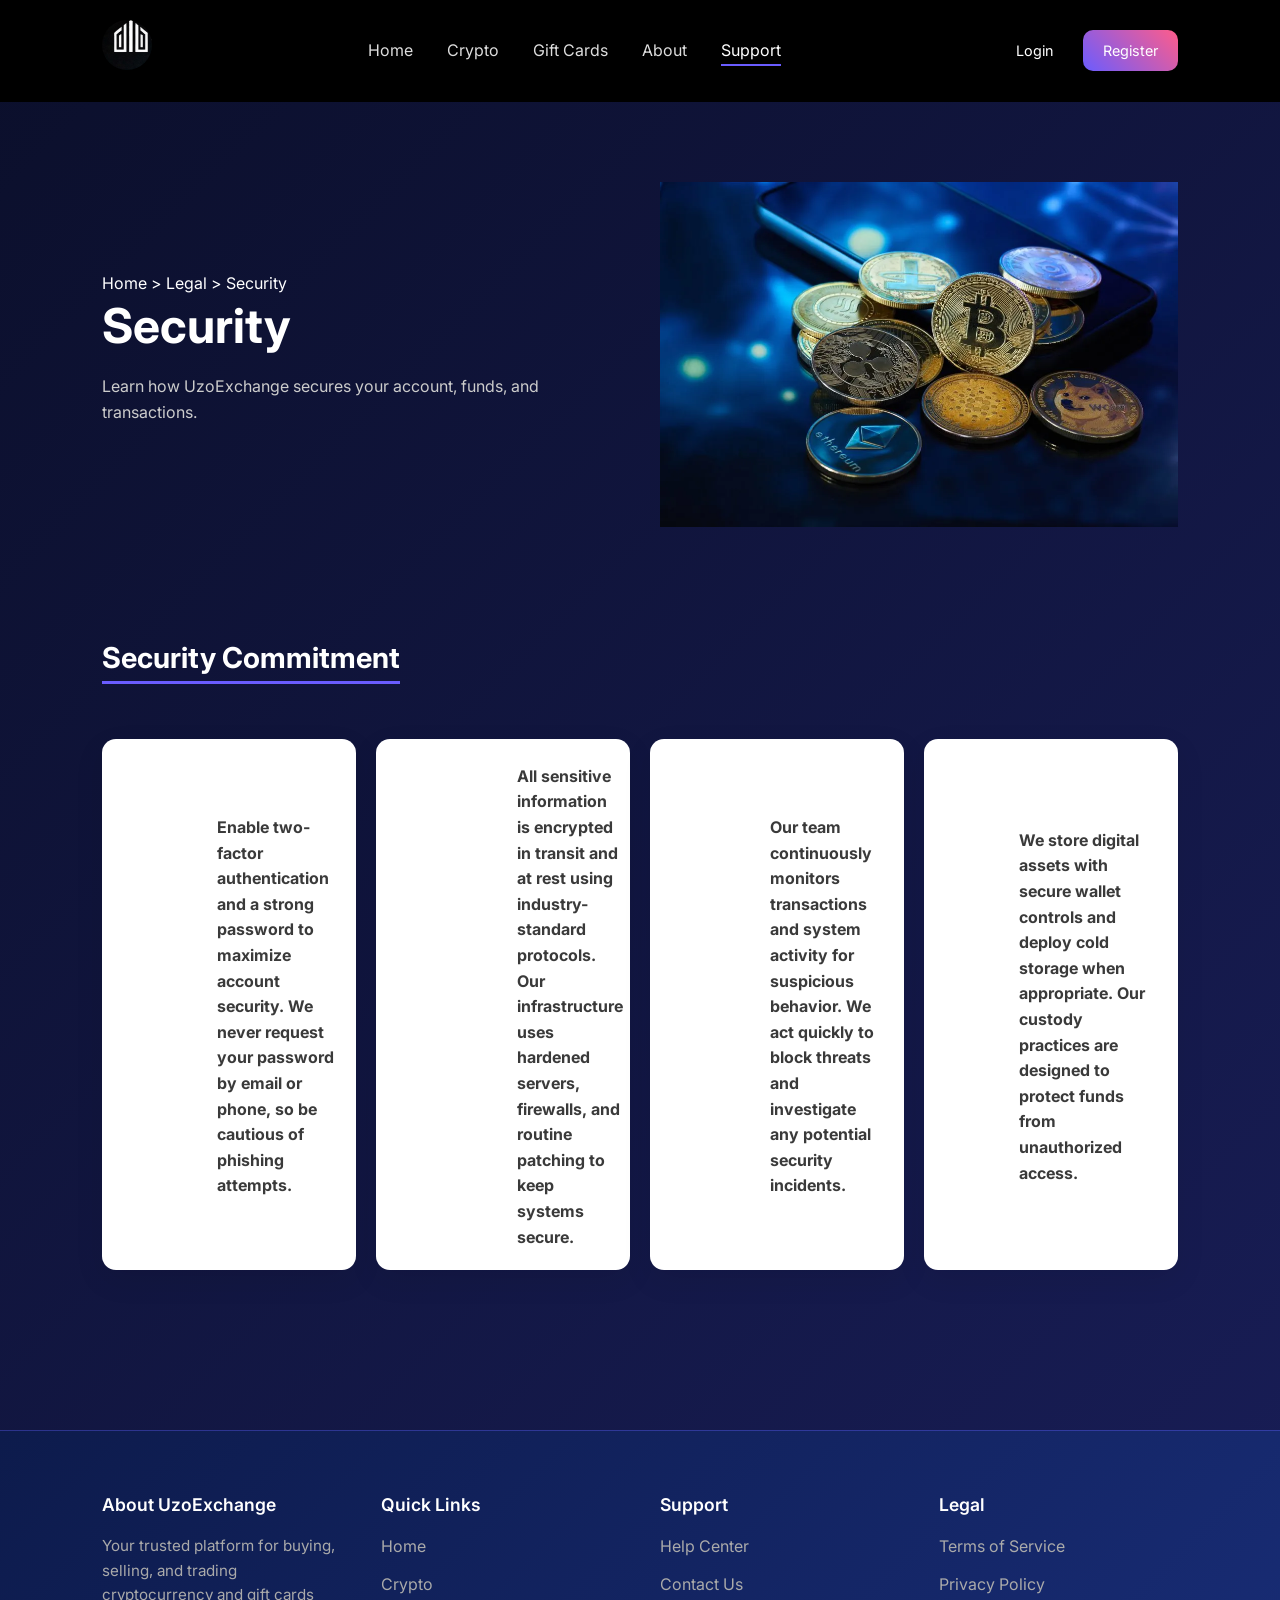
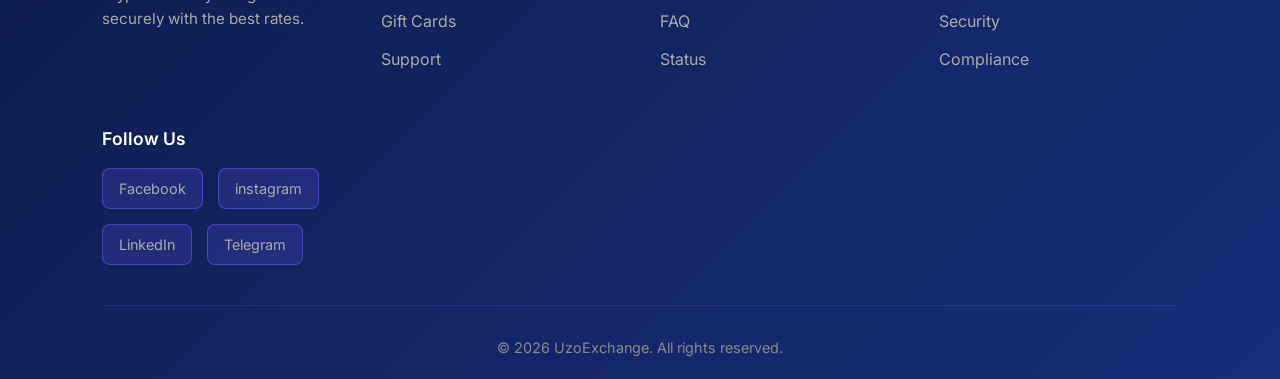
<file: index(1.3).html>
<!DOCTYPE html>
<html lang="en">
<head>
  <meta charset="UTF-8">
  <meta name="viewport" content="width=device-width, initial-scale=1.0">
  <title>Security | UzoExchange</title>
  <link rel="stylesheet" href="styles.ss.css">
  <link href="https://fonts.googleapis.com/css2?family=Inter:wght@400;500;600;700;800&display=swap" rel="stylesheet">
</head>
<body>
  <header class="navbar">
    <div class="logo"><img src="Uzo logo.jpg.jpeg" alt="UzoExchange Logo"></div>
    <nav id="nav-menu" class="nav-menu">
      <a href="index.html" class="nav-link">Home</a>
      <a href="index(1).html" class="nav-link">Crypto</a>
      <a href="index(2).html" class="nav-link">Gift Cards</a>
      <a href="index(3).html" class="nav-link">About</a>
      <a href="index(4).html" class="nav-link active">Support</a>
    </nav>
    <div class="nav-actions">
      <button class="btn login">Login</button>
      <button class="btn register">Register</button>
      <div class="menu-toggle" id="menu-toggle">☰</div>
    </div>
  </header>

  <section class="hero">
    <div class="hero-content">
      <div class="breadcrumb">Home > Legal > Security</div>
      <h1>Security</h1>
      <p>Learn how UzoExchange secures your account, funds, and transactions.</p>
    </div>
    <div class="hero-image">
      <img src="crt.webp" alt="Security Illustration">
    </div>
  </section>

  <section class="market">
    <h2>Security Commitment</h2>
    <div class="market-grid">
      <div class="rate-card">
        <h4>Account Protection</h4>
        <p>Enable two-factor authentication and a strong password to maximize account security. We never request your password by email or phone, so be cautious of phishing attempts.</p>
      </div>
      <div class="rate-card">
        <h4>Encryption & Infrastructure</h4>
        <p>All sensitive information is encrypted in transit and at rest using industry-standard protocols. Our infrastructure uses hardened servers, firewalls, and routine patching to keep systems secure.</p>
      </div>
      <div class="rate-card">
        <h4>Threat Monitoring</h4>
        <p>Our team continuously monitors transactions and system activity for suspicious behavior. We act quickly to block threats and investigate any potential security incidents.</p>
      </div>
      <div class="rate-card">
        <h4>Trusted Storage</h4>
        <p>We store digital assets with secure wallet controls and deploy cold storage when appropriate. Our custody practices are designed to protect funds from unauthorized access.</p>
      </div>
    </div>
  </section>

  <footer class="footer">
    <div class="footer-container">
      <div class="footer-column">
        <h4>About UzoExchange</h4>
        <p>Your trusted platform for buying, selling, and trading cryptocurrency and gift cards securely with the best rates.</p>
      </div>
      <div class="footer-column">
        <h4>Quick Links</h4>
        <ul>
          <li><a href="index.html">Home</a></li>
          <li><a href="index(1).html">Crypto</a></li>
          <li><a href="index(2).html">Gift Cards</a></li>
          <li><a href="index(4).html">Support</a></li>
        </ul>
      </div>
      <div class="footer-column">
        <h4>Support</h4>
        <ul>
          <li><a href="index(5).html">Help Center</a></li>
          <li><a href="index(6).html">Contact Us</a></li>
          <li><a href="index(7).html">FAQ</a></li>
          <li><a href="status.html">Status</a></li>
        </ul>
      </div>
      <div class="footer-column">
        <h4>Legal</h4>
        <ul>
          <li><a href="index(1.1).html">Terms of Service</a></li>
          <li><a href="index(1.2).html">Privacy Policy</a></li>
          <li><a href="index(1.3).html">Security</a></li>
          <li><a href="index(1.4).html">Compliance</a></li>
        </ul>
      </div>
      <div class="footer-column">
        <h4>Follow Us</h4>
        <div class="social-links">
          <a href="https://www.facebook.com/share/1CAwxtDhdA/?mibextid=wwXIfr">Facebook</a>
          <a href="https://www.instagram.com/uzoexchange?igsh=MWg5eHJyZWVyaTQ4MQ%3D%3D&utm_source=qr">instagram</a>
          <a href="https://www.linkedin.com/company/uzoexchange">LinkedIn</a>
          <a href="https://t.me/uzoexchange">Telegram</a>
        </div>
      </div>
    </div>
    <div class="footer-bottom">
      <p>&copy; 2026 UzoExchange. All rights reserved.</p>
    </div>
  </footer>
  <script src="main.js"></script>
</body>
</html>
</file>
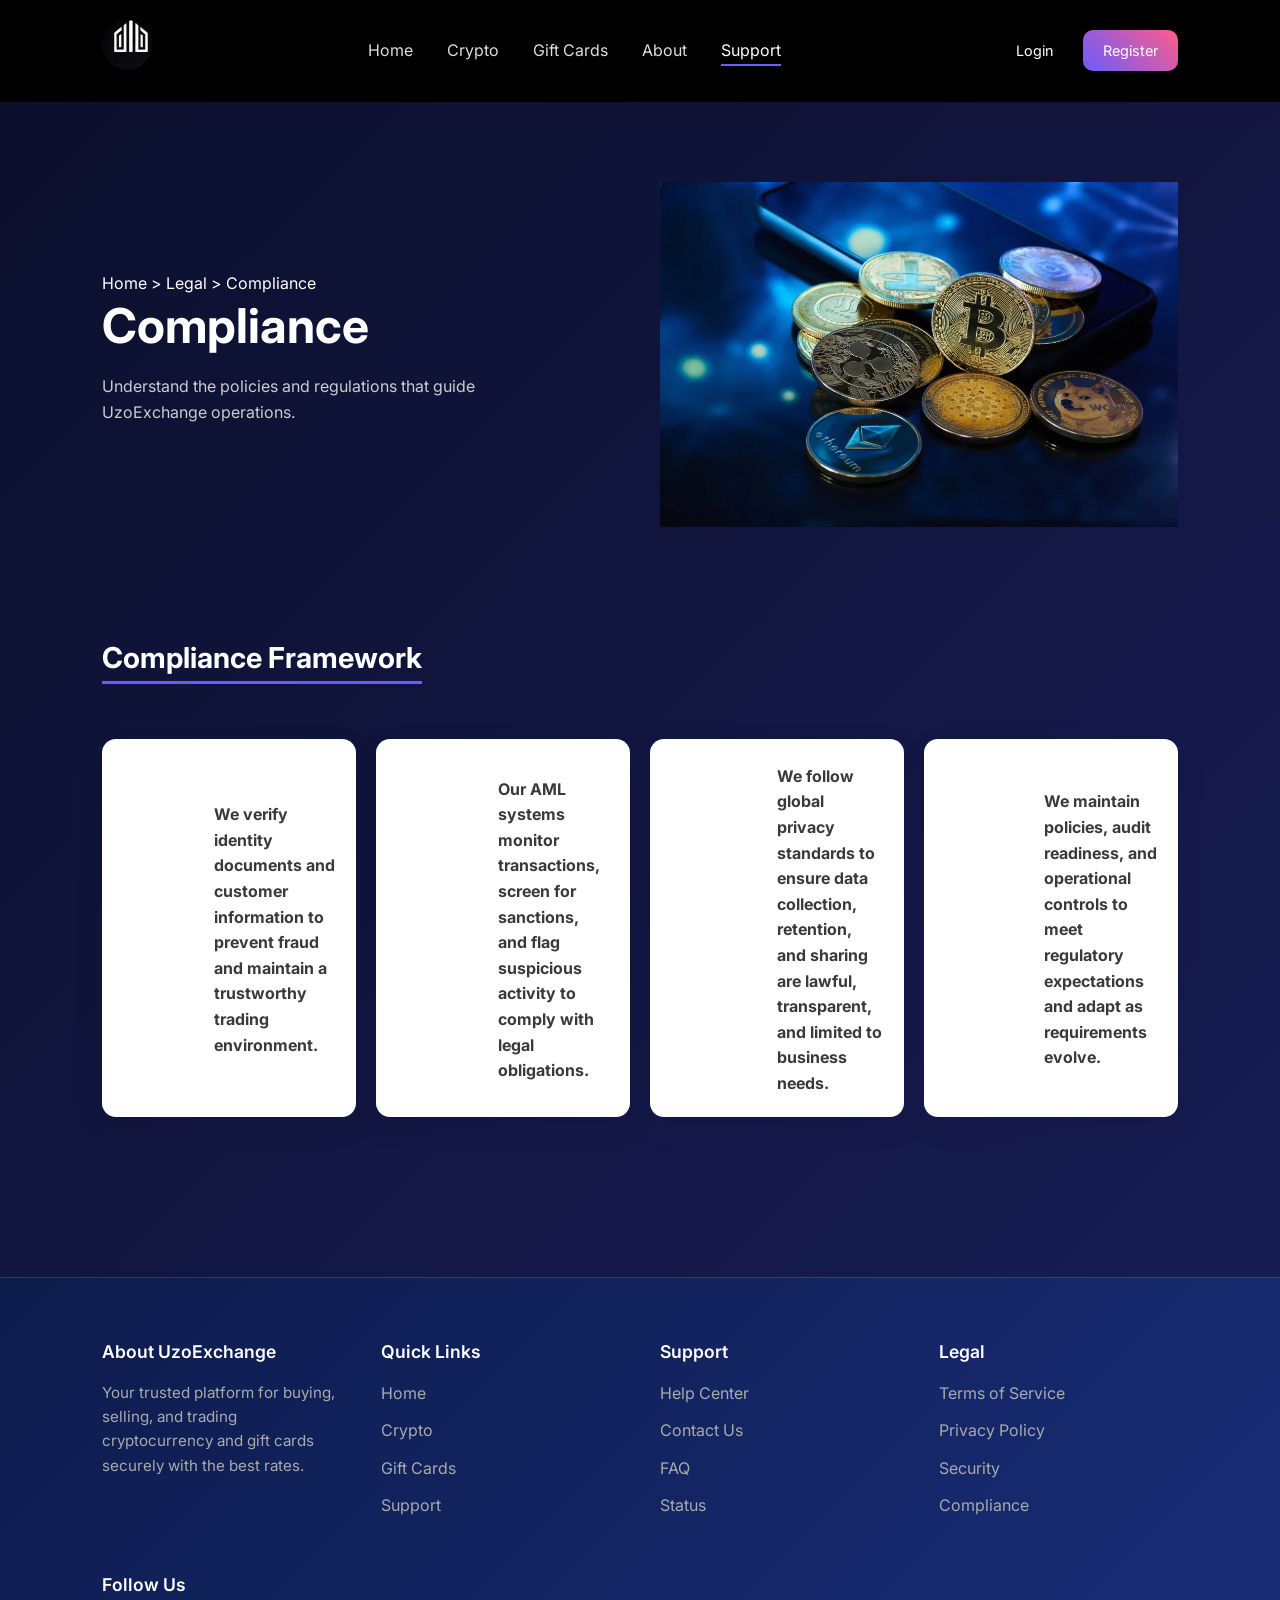
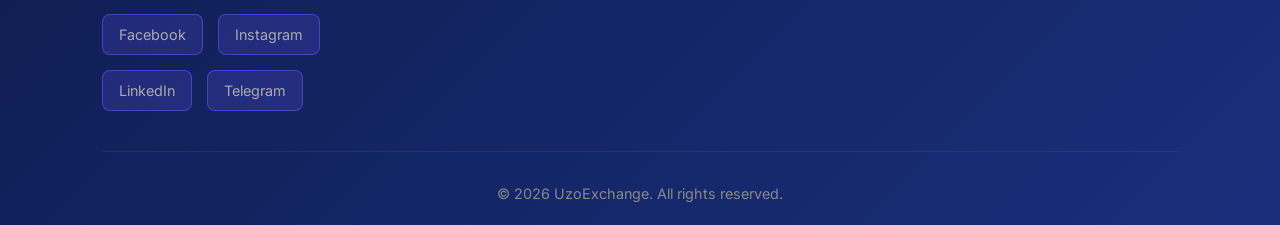
<file: index(1.4).html>
<!DOCTYPE html>
<html lang="en">
<head>
  <meta charset="UTF-8">
  <meta name="viewport" content="width=device-width, initial-scale=1.0">
  <title>Compliance | UzoExchange</title>
  <link rel="stylesheet" href="styles.ss.css">
  <link href="https://fonts.googleapis.com/css2?family=Inter:wght@400;500;600;700;800&display=swap" rel="stylesheet">
</head>
<body>
  <header class="navbar">
    <div class="logo"><img src="Uzo logo.jpg.jpeg" alt="UzoExchange Logo"></div>
    <nav id="nav-menu" class="nav-menu">
      <a href="index.html" class="nav-link">Home</a>
      <a href="index(1).html" class="nav-link">Crypto</a>
      <a href="index(2).html" class="nav-link">Gift Cards</a>
      <a href="index(3).html" class="nav-link">About</a>
      <a href="index(4).html" class="nav-link active">Support</a>
    </nav>
    <div class="nav-actions">
      <button class="btn login">Login</button>
      <button class="btn register">Register</button>
      <div class="menu-toggle" id="menu-toggle">☰</div>
    </div>
  </header>

  <section class="hero">
    <div class="hero-content">
      <div class="breadcrumb">Home > Legal > Compliance</div>
      <h1>Compliance</h1>
      <p>Understand the policies and regulations that guide UzoExchange operations.</p>
    </div>
    <div class="hero-image">
      <img src="crt.webp" alt="Compliance Illustration">
    </div>
  </section>

  <section class="market">
    <h2>Compliance Framework</h2>
    <div class="market-grid">
      <div class="rate-card">
        <h4>Know Your Customer (KYC)</h4>
        <p>We verify identity documents and customer information to prevent fraud and maintain a trustworthy trading environment.</p>
      </div>
      <div class="rate-card">
        <h4>Anti-Money Laundering (AML)</h4>
        <p>Our AML systems monitor transactions, screen for sanctions, and flag suspicious activity to comply with legal obligations.</p>
      </div>
      <div class="rate-card">
        <h4>Privacy & Data Compliance</h4>
        <p>We follow global privacy standards to ensure data collection, retention, and sharing are lawful, transparent, and limited to business needs.</p>
      </div>
      <div class="rate-card">
        <h4>Regulatory Oversight</h4>
        <p>We maintain policies, audit readiness, and operational controls to meet regulatory expectations and adapt as requirements evolve.</p>
      </div>
    </div>
  </section>

  <footer class="footer">
    <div class="footer-container">
      <div class="footer-column">
        <h4>About UzoExchange</h4>
        <p>Your trusted platform for buying, selling, and trading cryptocurrency and gift cards securely with the best rates.</p>
      </div>
      <div class="footer-column">
        <h4>Quick Links</h4>
        <ul>
          <li><a href="index.html">Home</a></li>
          <li><a href="index(1).html">Crypto</a></li>
          <li><a href="index(2).html">Gift Cards</a></li>
          <li><a href="index(4).html">Support</a></li>
        </ul>
      </div>
      <div class="footer-column">
        <h4>Support</h4>
        <ul>
          <li><a href="index(5).html">Help Center</a></li>
          <li><a href="contact-us.html">Contact Us</a></li>
          <li><a href="faq.html">FAQ</a></li>
          <li><a href="status.html">Status</a></li>
        </ul>
      </div>
      <div class="footer-column">
        <h4>Legal</h4>
        <ul>
          <li><a href="index(1.1).html">Terms of Service</a></li>
          <li><a href="index(1.2).html">Privacy Policy</a></li>
          <li><a href="index(1.3).html">Security</a></li>
          <li><a href="index(1.4).html">Compliance</a></li>
        </ul>
      </div>
      <div class="footer-column">
        <h4>Follow Us</h4>
        <div class="social-links">
          <a href="https://www.facebook.com/share/1CAwxtDhdA/?mibextid=wwXIfr" title="Facebook">Facebook</a>
          <a href="https://www.instagram.com/uzoexchange?igsh=MWg5eHJyZWVyaTQ4MQ%3D%3D&utm_source=qr" title="Instagram">Instagram</a>
          <a href="https://www.linkedin.com/company/uzoexchange" title="LinkedIn">LinkedIn</a>
          <a href="https://t.me/uzoexchange" title="Telegram">Telegram</a>
        </div>
      </div>
    </div>
    <div class="footer-bottom">
      <p>&copy; 2026 UzoExchange. All rights reserved.</p>
    </div>
  </footer>
  <script src="main.js"></script>
</body>
</html>
</file>
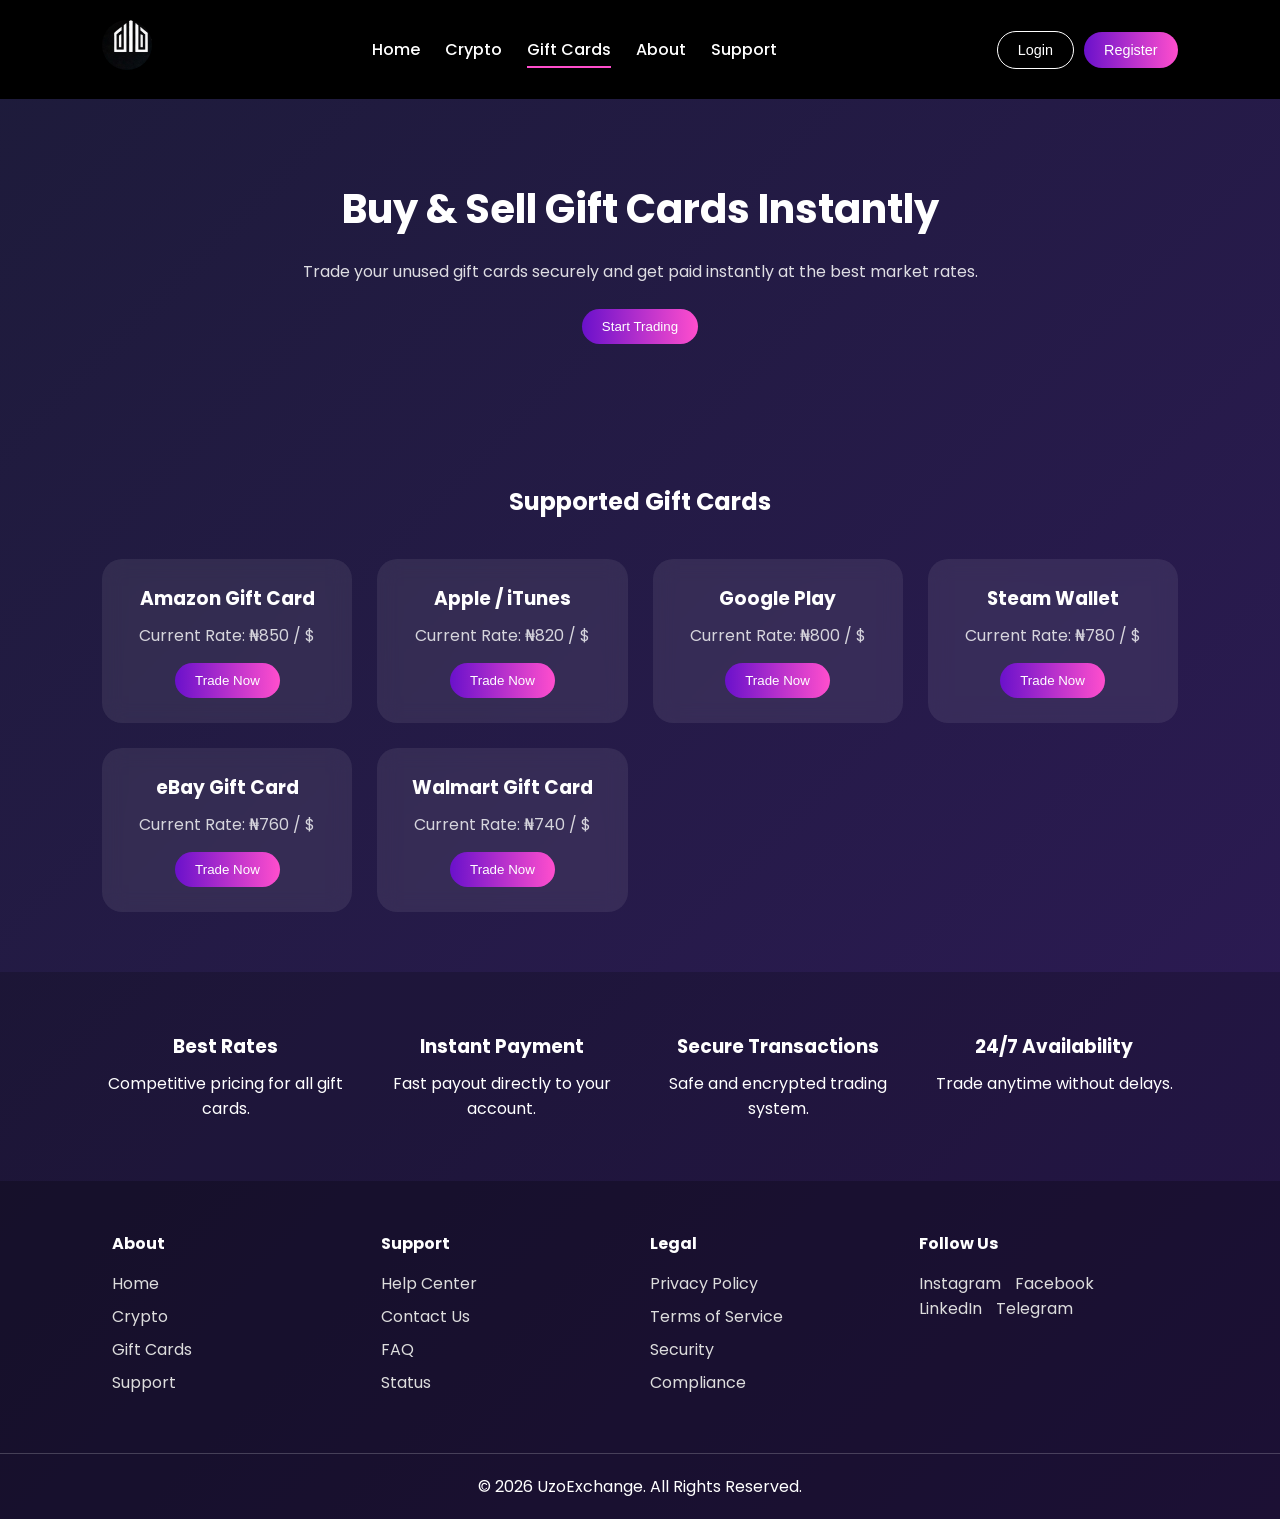
<file: index(2).html>
<!DOCTYPE html>
<html lang="en">
<head>
    <meta charset="UTF-8">
    <title>UzoExchange | Gift Cards</title>
    <meta name="viewport" content="width=device-width, initial-scale=1.0">
    <link rel="stylesheet" href="styles2.css">
    <link href="https://fonts.googleapis.com/css2?family=Poppins:wght@300;400;500;600;700&display=swap" rel="stylesheet">
</head>
<body>

<!-- ==================== NAVBAR ==================== -->
<header class="navbar">
    <div class="logo"><img src="Uzo logo.jpg.jpeg" alt="UzoExchange Logo"></div>

    <nav id="nav-menu" class="nav-menu">
      <a href="index.html" class="nav-link">Home</a>
      <a href="index(1).html" class="nav-link">Crypto</a>
      <a href="index(2).html" class="nav-link active">Gift Cards</a>
      <a href="index(3).html" class="nav-link">About</a>
      <a href="index(4).html" class="nav-link">Support</a>
    </nav>

    <div class="nav-actions">
      <button class="btn login">Login</button>
      <button class="btn register">Register</button>
      <div class="menu-toggle" id="menu-toggle">☰</div>
    </div>
  </header>

<!-- HERO -->
<section class="hero">
    <div class="hero-content">
        <h1>Buy & Sell Gift Cards Instantly</h1>
        <p>Trade your unused gift cards securely and get paid instantly at the best market rates.</p>
        <button class="btn-primary" onclick="window.location.href='https://wa.me/2348171777697?text=Hello%20I%20want%20to%20start%20trading%20gift%20cards'">Start Trading</button>
    </div>
</section>

<!-- GIFT CARD SECTION -->
<section class="gift-section">
    <h2>Supported Gift Cards</h2>
    <div class="gift-grid" id="giftGrid">
        <!-- Cards inserted via JS -->
    </div>
</section>

<!-- FEATURES -->
<section class="features">
    <div class="feature">
        <h3>Best Rates</h3>
        <p>Competitive pricing for all gift cards.</p>
    </div>
    <div class="feature">
        <h3>Instant Payment</h3>
        <p>Fast payout directly to your account.</p>
    </div>
    <div class="feature">
        <h3>Secure Transactions</h3>
        <p>Safe and encrypted trading system.</p>
    </div>
    <div class="feature">
        <h3>24/7 Availability</h3>
        <p>Trade anytime without delays.</p>
    </div>
</section>

<!-- FOOTER -->
<footer class="footer">
    <div class="footer-container">
        <div class="footer-section">
            <h4>About</h4>
            <ul>
                <li><a href="index.html">Home</a></li>
                <li><a href="index(1).html">Crypto</a></li>
                <li><a href="index(2).html">Gift Cards</a></li>
                <li><a href="index(4).html">Support</a></li>
            </ul>
        </div>
        <div class="footer-section">
            <h4>Support</h4>
            <ul>
                <li><a href="index(5).html">Help Center</a></li>
                <li><a href="index(6).html">Contact Us</a></li>
                <li><a href="index(7).html">FAQ</a></li>
                <li><a href="index(8).html">Status</a></li>
            </ul>
        </div>
        <div class="footer-section">
            <h4>Legal</h4>
            <ul>
                <li><a href="index(1.1).html">Privacy Policy</a></li>
                <li><a href="index(1.2).html">Terms of Service</a></li>
                <li><a href="index(1.3).html">Security</a></li>
                <li><a href="index(1.4).html">Compliance</a></li>
            </ul>
        </div>
        <div class="footer-section">
            <h4>Follow Us</h4>
            <div class="social-links">
                <a href="https://www.instagram.com/uzoexchange?igsh=MWg5eHJyZWVyaTQ4MQ%3D%3D&utm_source=qr" title="Instagram">Instagram</a>
                <a href="https://www.facebook.com/share/1CAwxtDhdA/?mibextid=wwXIfr" title="Facebook">Facebook</a>
                <a href="https://www.linkedin.com/company/uzoexchange" title="LinkedIn">LinkedIn</a>
                <a href="https://t.me/uzoexchange" title="Telegram">Telegram</a>
            </div>
        </div>
    </div>
    <div class="footer-bottom">
        <p>© 2026 UzoExchange. All Rights Reserved.</p>
    </div>
</footer>

<script src="main1.js"></script>
</body>
</html>
</file>
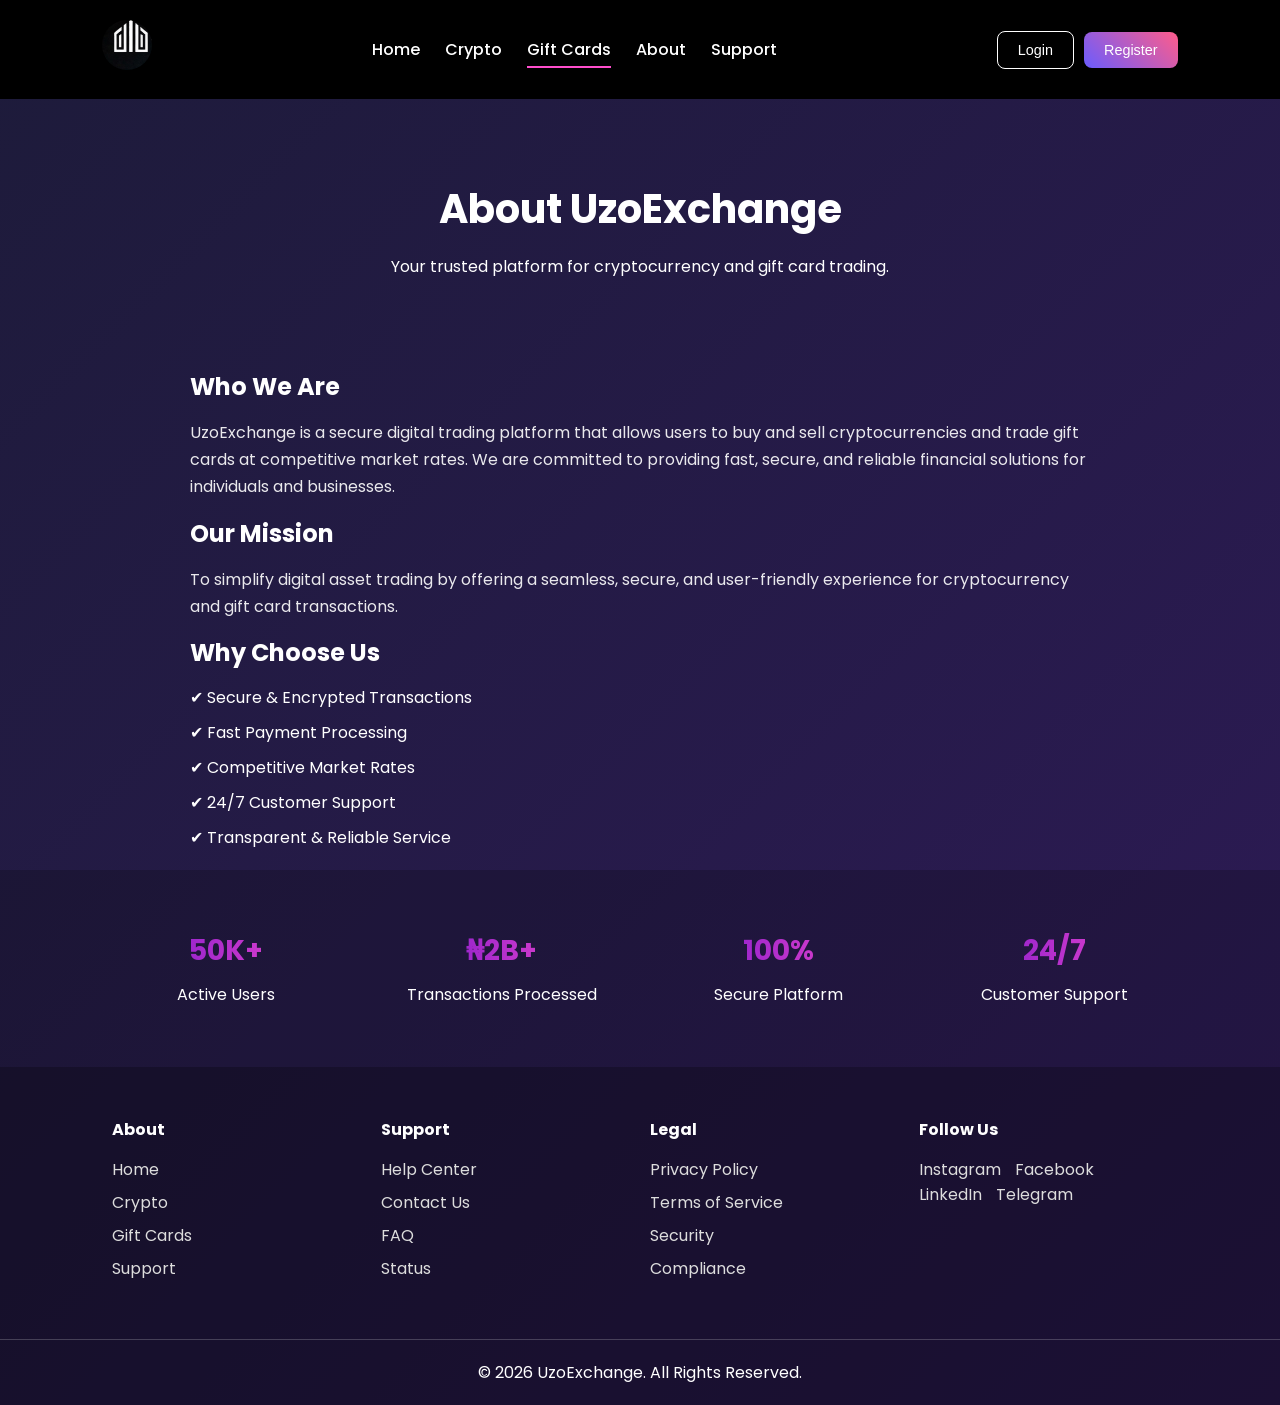
<file: index(3).html>
<!DOCTYPE html>
<html lang="en">
<head>
        <meta charset="UTF-8">
        <title>UzoExchange | About Us</title>
        <meta name="viewport" content="width=device-width, initial-scale=1.0">
        <link rel="stylesheet" href="about.css">
        <link href="https://fonts.googleapis.com/css2?family=Poppins:wght@300;400;500;600;700&display=swap" rel="stylesheet">
        <style>
        /* Navbar styles copied to match index.html behavior */
        .nav-menu { display: flex; gap: 25px; }
        .nav-link { color: #fff; text-decoration: none; position: relative; font-weight: 500; }
        .nav-link.active, .nav-link:hover { color: #fff; }
        .nav-link.active::after { content: ""; width: 100%; height: 2px; background: #ff4ecd; position: absolute; bottom: -6px; left: 0; }
        .nav-actions { display: flex; align-items: center; gap: 10px; }
        .btn { padding: 10px 20px; border-radius: 8px; border: none; cursor: pointer; font-size: 0.9rem; }
        .btn.login { background: transparent; border: 1px solid #fff; color: #fff; }
        .btn.register { background: linear-gradient(45deg, #6a5cff, #ff5c8a); color: #fff; }
        .menu-toggle { display: none; font-size: 1.6rem; cursor: pointer; }

        /* Animation helpers */
        .fade-in {opacity: 0; transform: translateY(20px); transition: opacity 0.6s ease-out, transform 0.6s ease-out;}
        .fade-in.visible {opacity:1; transform: translateY(0);}        

        @media(max-width:768px){
            .nav-menu{ position: absolute; top: 70px; right: 8%; background: #000; flex-direction: column; width: 160px; padding: 8px; display: none; border-radius: 10px; gap: 6px; z-index: 1000; pointer-events: auto; }
            .nav-menu.show{ display: flex; }
            .nav-menu .nav-link{ margin: 0; padding: 6px 8px; font-size: 13px; }
            .menu-toggle{ display: block; }
        }
        </style>
</head>
<body>

<!-- ==================== NAVBAR ==================== -->
<header class="navbar">
        <div class="logo"><img src="Uzo logo.jpg.jpeg" alt="UzoExchange Logo"></div>

        <nav id="nav-menu" class="nav-menu">
            <a href="index.html" class="nav-link">Home</a>
            <a href="index(1).html" class="nav-link">Crypto</a>
            <a href="index(2).html" class="nav-link active">Gift Cards</a>
            <a href="index(3).html" class="nav-link">About</a>
            <a href="index(4).html" class="nav-link">Support</a>
        </nav>

        <div class="nav-actions">
            <button class="btn login">Login</button>
            <button class="btn register">Register</button>
            <div class="menu-toggle" id="menu-toggle">☰</div>
        </div>
    </header>

<!-- HERO -->
<section class="hero">
    <div class="hero-content fade-in">
        <h1>About UzoExchange</h1>
        <p>Your trusted platform for cryptocurrency and gift card trading.</p>
    </div>
</section>

<!-- ABOUT SECTION -->
<section class="about-section">
    <div class="about-container">
        <div class="about-text fade-in">
            <h2>Who We Are</h2>
            <p>
                UzoExchange is a secure digital trading platform that allows users to buy and sell cryptocurrencies 
                and trade gift cards at competitive market rates. We are committed to providing fast, secure, 
                and reliable financial solutions for individuals and businesses.
            </p>

            <h2>Our Mission</h2>
            <p>
                To simplify digital asset trading by offering a seamless, secure, and user-friendly experience 
                for cryptocurrency and gift card transactions.
            </p>

            <h2>Why Choose Us</h2>
            <ul>
                <li>✔ Secure & Encrypted Transactions</li>
                <li>✔ Fast Payment Processing</li>
                <li>✔ Competitive Market Rates</li>
                <li>✔ 24/7 Customer Support</li>
                <li>✔ Transparent & Reliable Service</li>
            </ul>
        </div>
    </div>
</section>

<!-- STATS SECTION -->
<section class="stats">
    <div class="stat fade-in">
        <h3>50K+</h3>
        <p>Active Users</p>
    </div>
    <div class="stat fade-in">
        <h3>₦2B+</h3>
        <p>Transactions Processed</p>
    </div>
    <div class="stat fade-in">
        <h3>100%</h3>
        <p>Secure Platform</p>
    </div>
    <div class="stat fade-in">
        <h3>24/7</h3>
        <p>Customer Support</p>
    </div>
</section>

<!-- FOOTER -->
<footer class="footer">
    <div class="footer-container">
        <div class="footer-section">
            <h4>About</h4>
            <ul>
                <li><a href="index.html">Home</a></li>
                <li><a href="index(1).html">Crypto</a></li>
                <li><a href="index(2).html">Gift Cards</a></li>
                <li><a href="index(4).html">Support</a></li>
            </ul>
        </div>
        <div class="footer-section">
            <h4>Support</h4>
            <ul>
                <li><a href="index(5).html">Help Center</a></li>
                <li><a href="index(6).html">Contact Us</a></li>
                <li><a href="index(7).html">FAQ</a></li>
                <li><a href="index(8).html">Status</a></li>
            </ul>
        </div>
        <div class="footer-section">
            <h4>Legal</h4>
            <ul>
                <li><a href="index(1.1).html">Privacy Policy</a></li>
                <li><a href="index(1.2).html">Terms of Service</a></li>
                <li><a href="index(1.3).html">Security</a></li>
                <li><a href="index(1.4).html">Compliance</a></li>
            </ul>
        </div>
        <div class="footer-section">
            <h4>Follow Us</h4>
            <div class="social-links">
                <a href="https://www.instagram.com/uzoexchange?igsh=MWg5eHJyZWVyaTQ4MQ%3D%3D&utm_source=qr" title="Instagram">Instagram</a>
                <a href="https://www.facebook.com/share/1CAwxtDhdA/?mibextid=wwXIfr" title="Facebook">Facebook</a>
                <a href="https://www.linkedin.com/company/uzoexchange" title="LinkedIn">LinkedIn</a>
                <a href="https://t.me/uzoexchange" title="Telegram">Telegram</a>
            </div>
        </div>
    </div>
    <div class="footer-bottom">
        <p>© 2026 UzoExchange. All Rights Reserved.</p>
    </div>
</footer>

<script src="main1.js"></script>
</body>
</html>
</file>
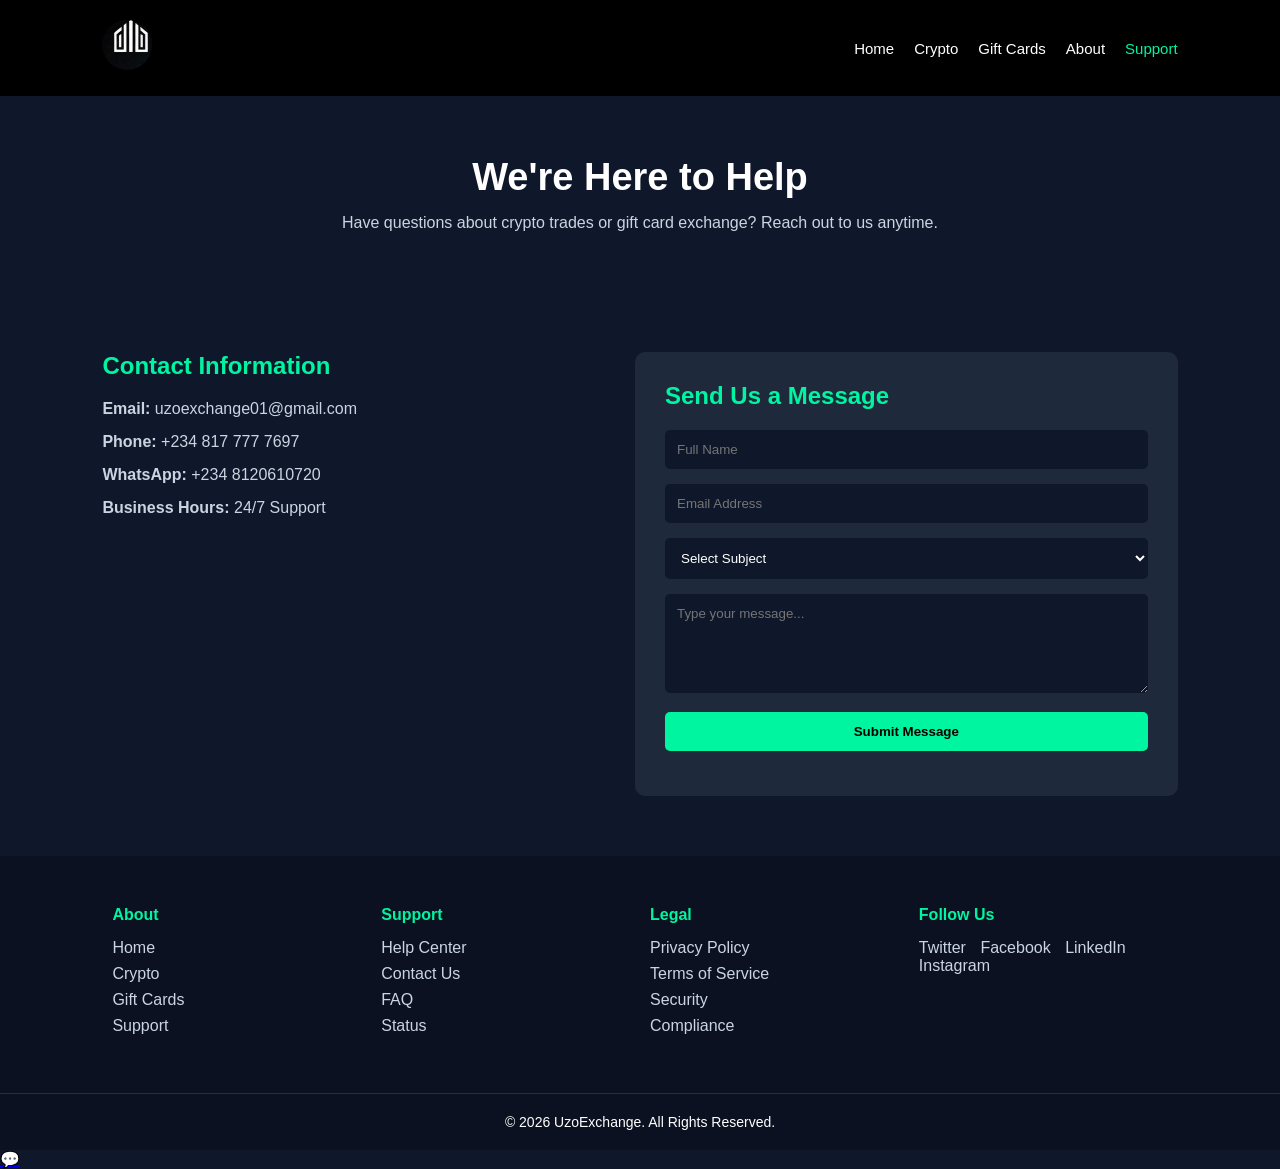
<file: index(4).html>
<!DOCTYPE html>
<html lang="en">
<head>
    <meta charset="UTF-8">
    <title>UzoExchange | Support</title>
    <meta name="viewport" content="width=device-width, initial-scale=1.0">
    <link rel="stylesheet" href="support.css">
    <!-- reCAPTCHA v3 -->
    <script src="https://www.google.com/recaptcha/api.js"></script>
</head>
<body>

<header>
    <div class="logo"><img src="Uzo logo.jpg.jpeg" alt="UzoExchange Logo"></div>
    <div class="menu-toggle" id="menu-toggle">☰</div>
    <nav id="nav-menu">
        <a href="index.html">Home</a>
        <a href="index(1).html">Crypto</a>
        <a href="index(2).html">Gift Cards</a>
        <a href="index(3).html">About</a>
        <a href="index(4).html" class="active">Support</a>
    </nav>
</header>

<section class="support-hero">
    <h1>We're Here to Help</h1>
    <p>Have questions about crypto trades or gift card exchange? Reach out to us anytime.</p>
</section>

<section class="support-container">

    <div class="contact-info">
        <h2>Contact Information</h2>
        <p><strong>Email:</strong> uzoexchange01@gmail.com</p>
        <p><strong>Phone:</strong> +234 817 777 7697</p>
        <p><strong>WhatsApp:</strong> +234 8120610720</p>
        <p><strong>Business Hours:</strong> 24/7 Support</p>
    </div>

    <div class="contact-form">
        <h2>Send Us a Message</h2>
        <form id="supportForm">
            <input type="text" id="name" placeholder="Full Name" required>
            <input type="email" id="email" placeholder="Email Address" required>
            
            <select id="subject" required>
                <option value="">Select Subject</option>
                <option>Crypto Transaction Issue</option>
                <option>Gift Card Trade</option>
                <option>Account Support</option>
                <option>General Inquiry</option>
            </select>

            <textarea id="message" rows="5" placeholder="Type your message..." required></textarea>
            <input type="hidden" id="recaptchaToken" value="">
            <button type="submit">Submit Message</button>
        </form>

        <div id="formMessage"></div>
    </div>

</section>

<footer class="footer">
    <div class="footer-container">
        <div class="footer-section">
            <h4>About</h4>
            <ul>
                <li><a href="index.html">Home</a></li>
                <li><a href="index(1).html">Crypto</a></li>
                <li><a href="index(2).html">Gift Cards</a></li>
                <li><a href="index(4).html">Support</a></li>
            </ul>
        </div>
        <div class="footer-section">
            <h4>Support</h4>
            <ul>
                <li><a href="index(5).html">Help Center</a></li>
                <li><a href="index(6).html">Contact Us</a></li>
                <li><a href="index(7).html">FAQ</a></li>
                <li><a href="index(8).html">Status</a></li>
            </ul>
        </div>
        <div class="footer-section">
            <h4>Legal</h4>
            <ul>
                <li><a href="index(1.1).html">Privacy Policy</a></li>
                <li><a href="index(1.2).html">Terms of Service</a></li>
                <li><a href="index(1.3).html">Security</a></li>
                <li><a href="index(1.4).html">Compliance</a></li>
            </ul>
        </div>
        <div class="footer-section">
            <h4>Follow Us</h4>
            <div class="social-links">
                <a href="https://www.instagram.com/uzoexchange?igsh=MWg5eHJyZWVyaTQ4MQ%3D%3D&utm_source=qr" title="Twitter">Twitter</a>
                <a href="https://www.facebook.com/share/1CAwxtDhdA/?mibextid=wwXIfr" title="Facebook">Facebook</a>
                <a href="https://www.linkedin.com/company/uzoexchange" title="LinkedIn">LinkedIn</a>
                <a href="https://t.me/uzoexchange" title="Instagram">Instagram</a>
            </div>
        </div>
    </div>
    <div class="footer-bottom">
        <p>© 2026 UzoExchange. All Rights Reserved.</p>
    </div>
</footer>

<!-- WhatsApp Floating Button -->
<a href="https://wa.me/2348171777697?text=Hello%20UzoExchange%20Support" target="_blank" class="whatsapp-btn" title="Chat with us on WhatsApp">
    <span class="whatsapp-icon">💬</span>
</a>

<script src="support.js"></script>
</body>
</html>
</file>
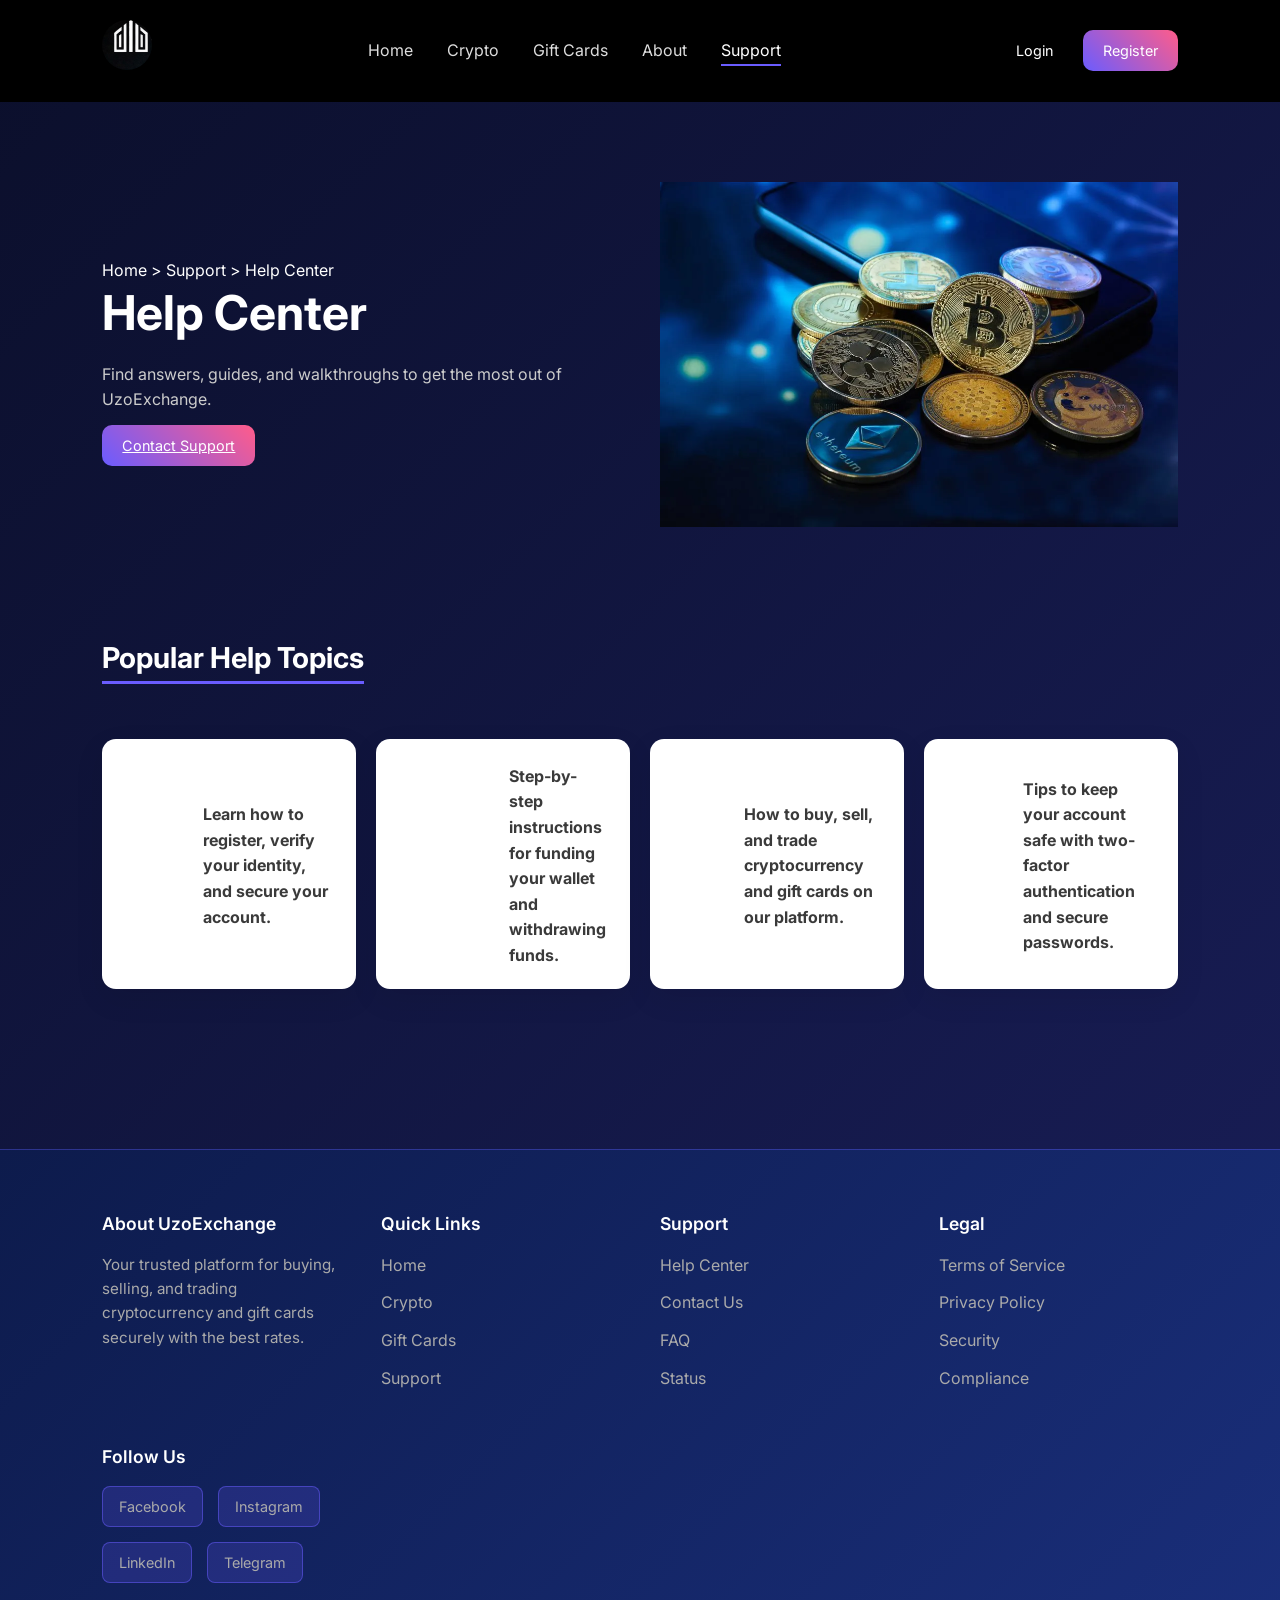
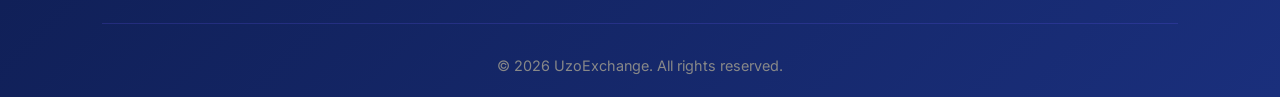
<file: index(5).html>
<!DOCTYPE html>
<html lang="en">
<head>
  <meta charset="UTF-8">
  <meta name="viewport" content="width=device-width, initial-scale=1.0">
  <title>Help Center | UzoExchange</title>
  <link rel="stylesheet" href="styles.ss.css">
  <link href="https://fonts.googleapis.com/css2?family=Inter:wght@400;500;600;700;800&display=swap" rel="stylesheet">
</head>
<body>
  <header class="navbar">
    <div class="logo"><img src="Uzo logo.jpg.jpeg" alt="UzoExchange Logo"></div>
    <nav id="nav-menu" class="nav-menu">
      <a href="index.html" class="nav-link">Home</a>
      <a href="index(1).html" class="nav-link">Crypto</a>
      <a href="index(2).html" class="nav-link">Gift Cards</a>
      <a href="index(3).html" class="nav-link">About</a>
      <a href="index(4).html" class="nav-link active">Support</a>
    </nav>
    <div class="nav-actions">
      <button class="btn login">Login</button>
      <button class="btn register">Register</button>
      <div class="menu-toggle" id="menu-toggle">☰</div>
    </div>
  </header>

  <section class="hero">
    <div class="hero-content">
      <div class="breadcrumb">Home > Support > Help Center</div>
      <h1>Help Center</h1>
      <p>Find answers, guides, and walkthroughs to get the most out of UzoExchange.</p>
      <a href="contact-us.html" class="btn primary">Contact Support</a>
    </div>
    <div class="hero-image">
      <img src="crt.webp" alt="Help Center Illustration">
    </div>
  </section>

  <section class="market">
    <h2>Popular Help Topics</h2>
    <div class="market-grid">
      <div class="rate-card">
        <h4>Account Setup</h4>
        <p>Learn how to register, verify your identity, and secure your account.</p>
      </div>
      <div class="rate-card">
        <h4>Deposits & Withdrawals</h4>
        <p>Step-by-step instructions for funding your wallet and withdrawing funds.</p>
      </div>
      <div class="rate-card">
        <h4>Trading</h4>
        <p>How to buy, sell, and trade cryptocurrency and gift cards on our platform.</p>
      </div>
      <div class="rate-card">
        <h4>Security</h4>
        <p>Tips to keep your account safe with two-factor authentication and secure passwords.</p>
      </div>
    </div>
  </section>

  <footer class="footer">
    <div class="footer-container">
      <div class="footer-column">
        <h4>About UzoExchange</h4>
        <p>Your trusted platform for buying, selling, and trading cryptocurrency and gift cards securely with the best rates.</p>
      </div>
      <div class="footer-column">
        <h4>Quick Links</h4>
        <ul>
          <li><a href="index.html">Home</a></li>
          <li><a href="index(1).html">Crypto</a></li>
          <li><a href="index(2).html">Gift Cards</a></li>
          <li><a href="index(4).html">Support</a></li>
        </ul>
      </div>
      <div class="footer-column">
        <h4>Support</h4>
        <ul>
          <li><a href="index(5).html">Help Center</a></li>
          <li><a href="index(6).html">Contact Us</a></li>
          <li><a href="index(7).html">FAQ</a></li>
          <li><a href="index(8).html">Status</a></li>
        </ul>
      </div>
      <div class="footer-column">
        <h4>Legal</h4>
        <ul>
          <li><a href="index(1.1).html">Terms of Service</a></li>
          <li><a href="index(1.2).html">Privacy Policy</a></li>
          <li><a href="index(1.3).html">Security</a></li>
          <li><a href="index(1.4).html">Compliance</a></li>
        </ul>
      </div>
      <div class="footer-column">
        <h4>Follow Us</h4>
        <div class="social-links">
          <a href="https://www.facebook.com/share/1CAwxtDhdA/?mibextid=wwXIfr" title="Facebook">Facebook</a>
          <a href="https://www.instagram.com/uzoexchange?igsh=MWg5eHJyZWVyaTQ4MQ%3D%3D&utm_source=qr" title="Instagram">Instagram</a>
          <a href="https://www.linkedin.com/company/uzoexchange" title="LinkedIn">LinkedIn</a>
          <a href="https://t.me/uzoexchange" title="Telegram">Telegram</a>
        </div>
      </div>
    </div>
    <div class="footer-bottom">
      <p>&copy; 2026 UzoExchange. All rights reserved.</p>
    </div>
  </footer>
  <script src="main.js"></script>
</body>
</html>
</file>
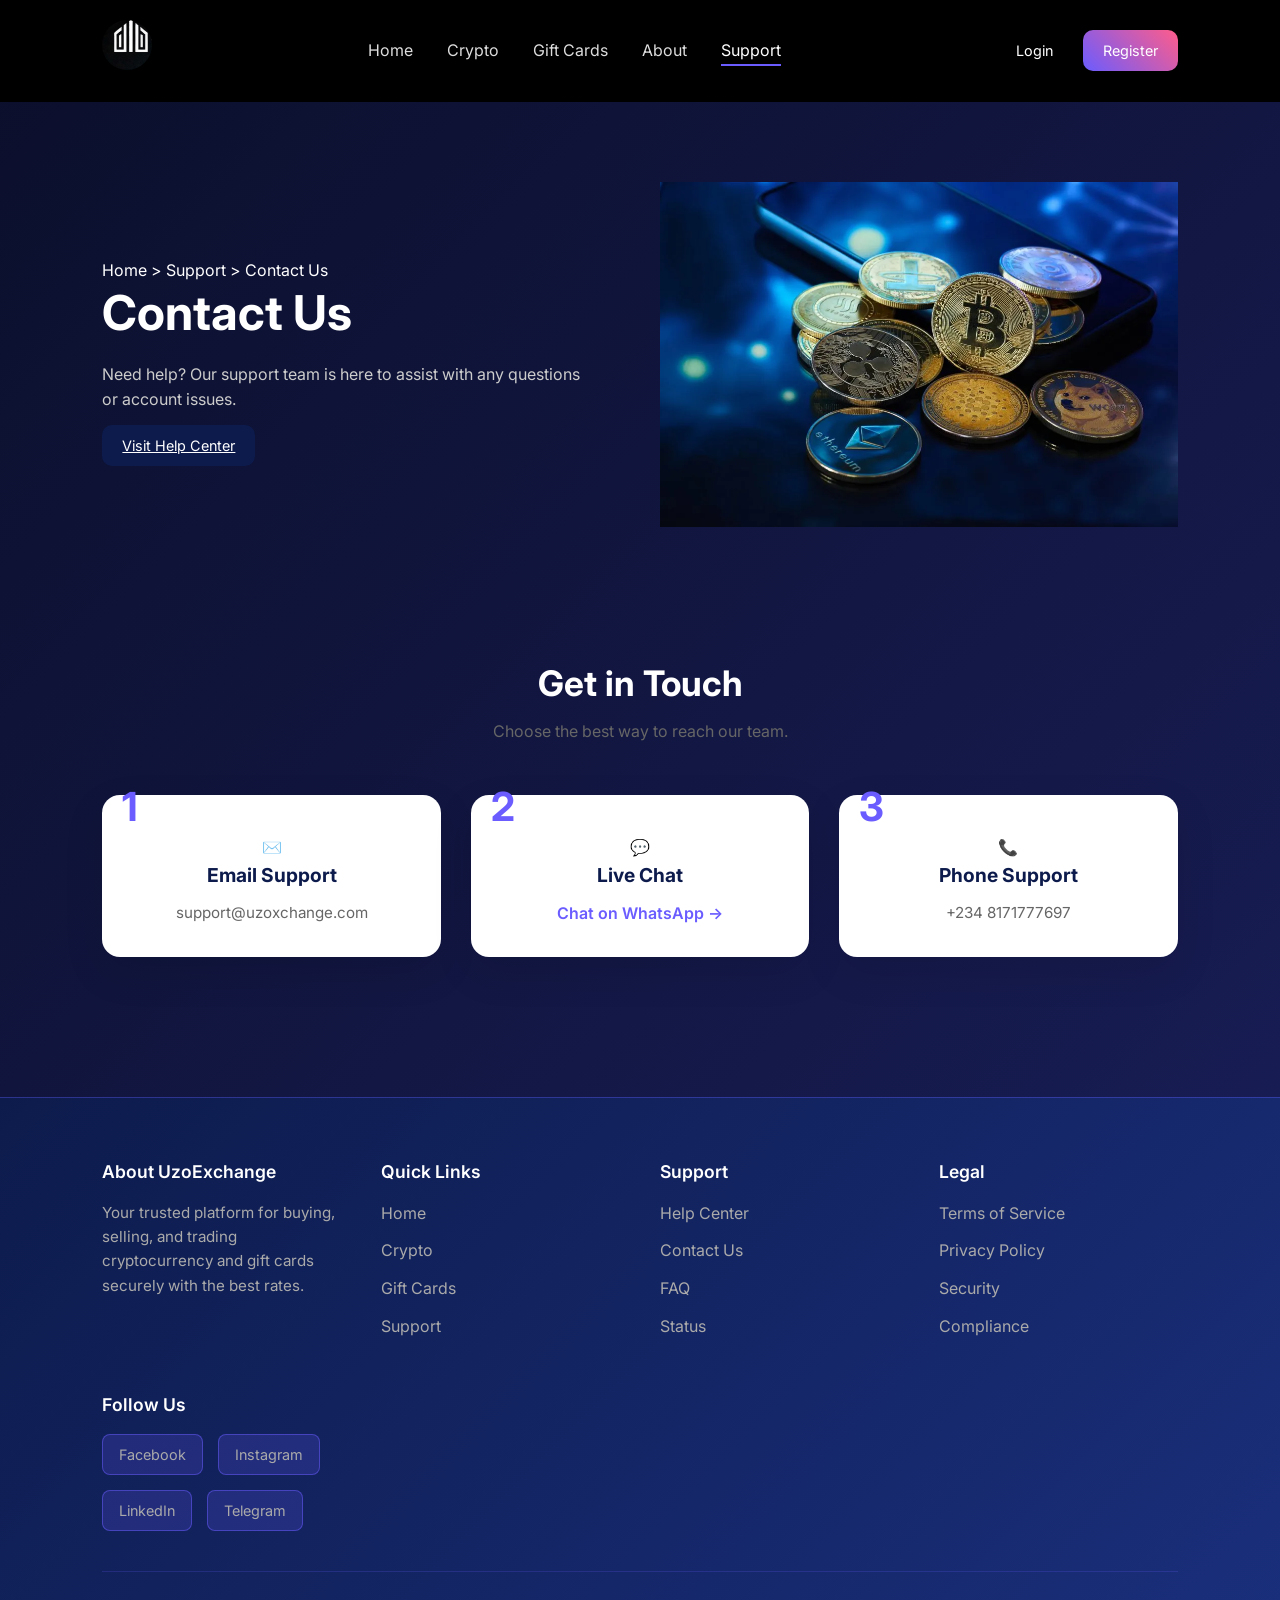
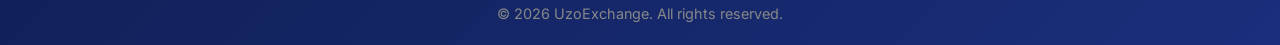
<file: index(6).html>
<!DOCTYPE html>
<html lang="en">
<head>
  <meta charset="UTF-8">
  <meta name="viewport" content="width=device-width, initial-scale=1.0">
  <title>Contact Us | UzoExchange</title>
  <link rel="stylesheet" href="styles.ss.css">
  <link href="https://fonts.googleapis.com/css2?family=Inter:wght@400;500;600;700;800&display=swap" rel="stylesheet">
</head>
<body>
  <header class="navbar">
    <div class="logo"><img src="Uzo logo.jpg.jpeg" alt="UzoExchange Logo"></div>
    <nav id="nav-menu" class="nav-menu">
      <a href="index.html" class="nav-link">Home</a>
      <a href="index(1).html" class="nav-link">Crypto</a>
      <a href="index(2).html" class="nav-link">Gift Cards</a>
      <a href="index(3).html" class="nav-link">About</a>
      <a href="index(4).html" class="nav-link active">Support</a>
    </nav>
    <div class="nav-actions">
      <button class="btn login">Login</button>
      <button class="btn register">Register</button>
      <div class="menu-toggle" id="menu-toggle">☰</div>
    </div>
  </header>

  <section class="hero">
    <div class="hero-content">
      <div class="breadcrumb">Home > Support > Contact Us</div>
      <h1>Contact Us</h1>
      <p>Need help? Our support team is here to assist with any questions or account issues.</p>
      <a href="help-center.html" class="btn secondary">Visit Help Center</a>
    </div>
    <div class="hero-image">
      <img src="crt.webp" alt="Contact Illustration">
    </div>
  </section>

  <section class="how-it-works">
    <div class="section-header">
      <h2>Get in Touch</h2>
      <p>Choose the best way to reach our team.</p>
    </div>
    <div class="steps">
      <div class="step-card">
        <span class="step-number">1</span>
        <div class="step-icon">✉️</div>
        <h3>Email Support</h3>
        <p>support@uzoxchange.com</p>
      </div>
      <div class="step-card">
        <span class="step-number">2</span>
        <div class="step-icon">💬</div>
        <h3>Live Chat</h3>
        <a href="https://wa.me/2348171777697" target="_blank" style="text-decoration: none; color: #6a5cff; font-weight: 600;">Chat on WhatsApp →</a>
      </div>
      <div class="step-card">
        <span class="step-number">3</span>
        <div class="step-icon">📞</div>
        <h3>Phone Support</h3>
        <p>+234 8171777697</p>
      </div>
    </div>
  </section>

  <footer class="footer">
    <div class="footer-container">
      <div class="footer-column">
        <h4>About UzoExchange</h4>
        <p>Your trusted platform for buying, selling, and trading cryptocurrency and gift cards securely with the best rates.</p>
      </div>
      <div class="footer-column">
        <h4>Quick Links</h4>
        <ul>
          <li><a href="index.html">Home</a></li>
          <li><a href="index(1).html">Crypto</a></li>
          <li><a href="index(2).html">Gift Cards</a></li>
          <li><a href="index(4).html">Support</a></li>
        </ul>
      </div>
      <div class="footer-column">
        <h4>Support</h4>
        <ul>
          <li><a href="index(5).html">Help Center</a></li>
          <li><a href="index(6).html">Contact Us</a></li>
          <li><a href="index(7).html">FAQ</a></li>
          <li><a href="index(8).html">Status</a></li>
        </ul>
      </div>
      <div class="footer-column">
        <h4>Legal</h4>
        <ul>
          <li><a href="index(1.1).html">Terms of Service</a></li>
          <li><a href="index(1.2).html">Privacy Policy</a></li>
          <li><a href="index(1.3).html">Security</a></li>
          <li><a href="index(1.4).html">Compliance</a></li>
        </ul>
      </div>
      <div class="footer-column">
        <h4>Follow Us</h4>
        <div class="social-links">
          <a href="https://www.facebook.com/share/1CAwxtDhdA/?mibextid=wwXIfr" title="Facebook">Facebook</a>
          <a href="https://www.instagram.com/uzoexchange?igsh=MWg5eHJyZWVyaTQ4MQ%3D%3D&utm_source=qr" title="Instagram">Instagram</a>
          <a href="https://www.linkedin.com/company/uzoexchange" title="LinkedIn">LinkedIn</a>
          <a href="https://t.me/uzoexchange" title="Telegram">Telegram</a>
        </div>
      </div>
    </div>
    <div class="footer-bottom">
      <p>&copy; 2026 UzoExchange. All rights reserved.</p>
    </div>
  </footer>
  <script src="main.js"></script>
</body>
</html>
</file>
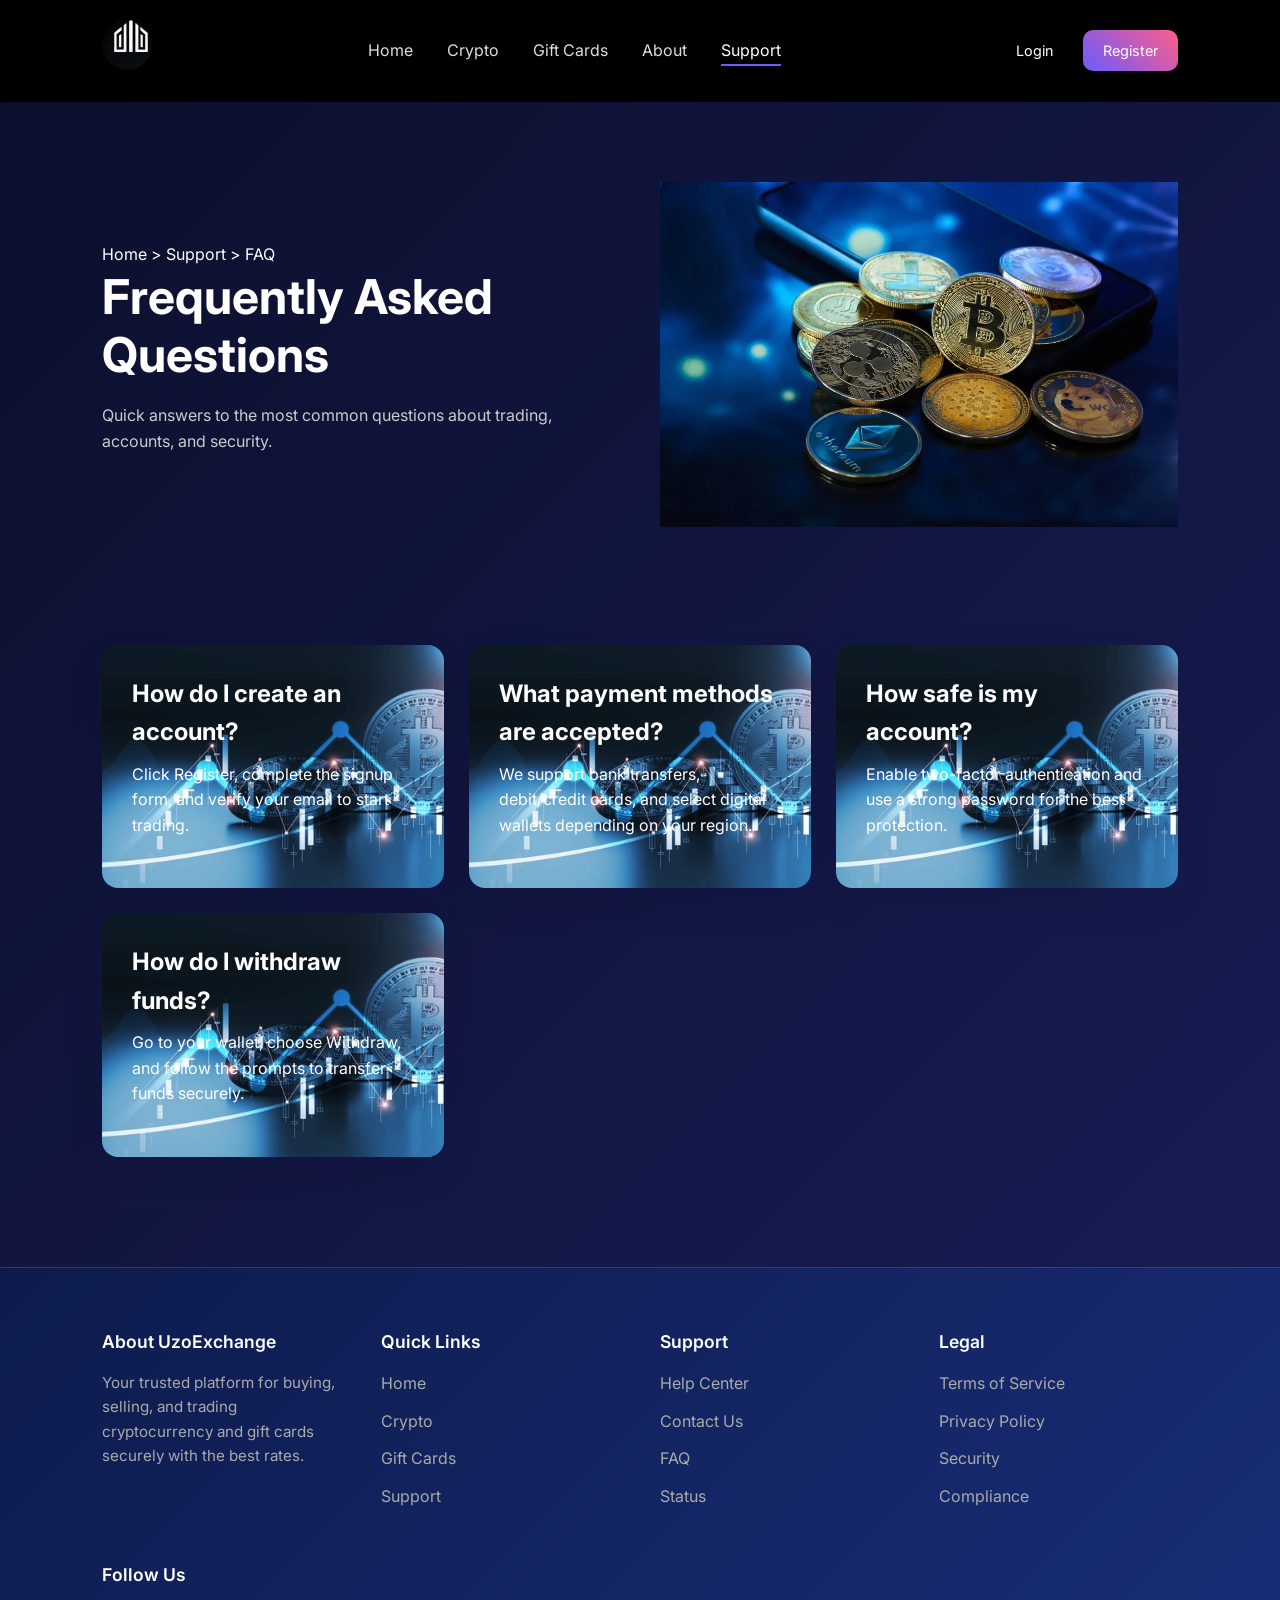
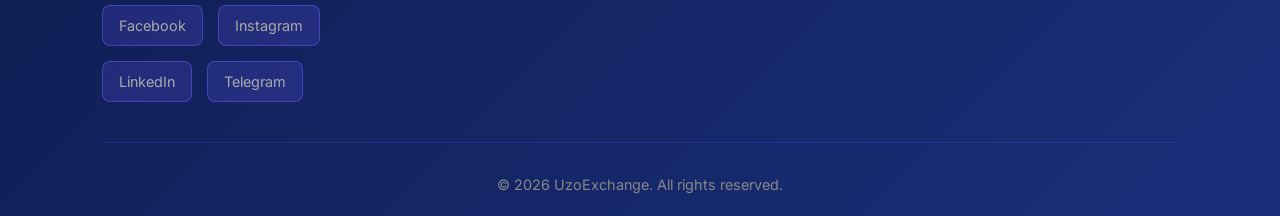
<file: index(7).html>
<!DOCTYPE html>
<html lang="en">
<head>
  <meta charset="UTF-8">
  <meta name="viewport" content="width=device-width, initial-scale=1.0">
  <title>FAQ | UzoExchange</title>
  <link rel="stylesheet" href="styles.ss.css">
  <link href="https://fonts.googleapis.com/css2?family=Inter:wght@400;500;600;700;800&display=swap" rel="stylesheet">
</head>
<body>
  <header class="navbar">
    <div class="logo"><img src="Uzo logo.jpg.jpeg" alt="UzoExchange Logo"></div>
    <nav id="nav-menu" class="nav-menu">
      <a href="index.html" class="nav-link">Home</a>
      <a href="index(1).html" class="nav-link">Crypto</a>
      <a href="index(2).html" class="nav-link">Gift Cards</a>
      <a href="index(3).html" class="nav-link">About</a>
      <a href="index(4).html" class="nav-link active">Support</a>
    </nav>
    <div class="nav-actions">
      <button class="btn login">Login</button>
      <button class="btn register">Register</button>
      <div class="menu-toggle" id="menu-toggle">☰</div>
    </div>
  </header>

  <section class="hero">
    <div class="hero-content">
      <div class="breadcrumb">Home > Support > FAQ</div>
      <h1>Frequently Asked Questions</h1>
      <p>Quick answers to the most common questions about trading, accounts, and security.</p>
    </div>
    <div class="hero-image">
      <img src="crt.webp" alt="FAQ Illustration">
    </div>
  </section>

  <section class="actions">
    <div class="action-card crypto">
      <div class="card-content">
        <h3>How do I create an account?</h3>
        <p>Click Register, complete the signup form, and verify your email to start trading.</p>
      </div>
    </div>
    <div class="action-card giftcard">
      <div class="card-content">
        <h3>What payment methods are accepted?</h3>
        <p>We support bank transfers, debit/credit cards, and select digital wallets depending on your region.</p>
      </div>
    </div>
    <div class="action-card crypto">
      <div class="card-content">
        <h3>How safe is my account?</h3>
        <p>Enable two-factor authentication and use a strong password for the best protection.</p>
      </div>
    </div>
    <div class="action-card giftcard">
      <div class="card-content">
        <h3>How do I withdraw funds?</h3>
        <p>Go to your wallet, choose Withdraw, and follow the prompts to transfer funds securely.</p>
      </div>
    </div>
  </section>

  <footer class="footer">
    <div class="footer-container">
      <div class="footer-column">
        <h4>About UzoExchange</h4>
        <p>Your trusted platform for buying, selling, and trading cryptocurrency and gift cards securely with the best rates.</p>
      </div>
      <div class="footer-column">
        <h4>Quick Links</h4>
        <ul>
          <li><a href="index.html">Home</a></li>
          <li><a href="index(1).html">Crypto</a></li>
          <li><a href="index(2).html">Gift Cards</a></li>
          <li><a href="index(4).html">Support</a></li>
        </ul>
      </div>
      <div class="footer-column">
        <h4>Support</h4>
        <ul>
          <li><a href="index(5).html">Help Center</a></li>
          <li><a href="index(6).html">Contact Us</a></li>
          <li><a href="index(7).html">FAQ</a></li>
          <li><a href="index(8).html">Status</a></li>
        </ul>
      </div>
      <div class="footer-column">
        <h4>Legal</h4>
        <ul>
          <li><a href="index(1.1).html">Terms of Service</a></li>
          <li><a href="index(1.2).html">Privacy Policy</a></li>
          <li><a href="index(1.3).html">Security</a></li>
          <li><a href="index(1.4).html">Compliance</a></li>
        </ul>
      </div>
      <div class="footer-column">
        <h4>Follow Us</h4>
        <div class="social-links">
          <a href="https://www.facebook.com/share/1CAwxtDhdA/?mibextid=wwXIfr" title="Facebook">Facebook</a>
          <a href="https://www.instagram.com/uzoexchange?igsh=MWg5eHJyZWVyaTQ4MQ%3D%3D&utm_source=qr" title="Instagram">Instagram</a>
          <a href="https://www.linkedin.com/company/uzoexchange" title="LinkedIn">LinkedIn</a>
          <a href="https://t.me/uzoexchange" title="Telegram">Telegram</a>
        </div>
      </div>
    </div>
    <div class="footer-bottom">
      <p>&copy; 2026 UzoExchange. All rights reserved.</p>
    </div>
  </footer>
  <script src="main.js"></script>
</body>
</html>
</file>
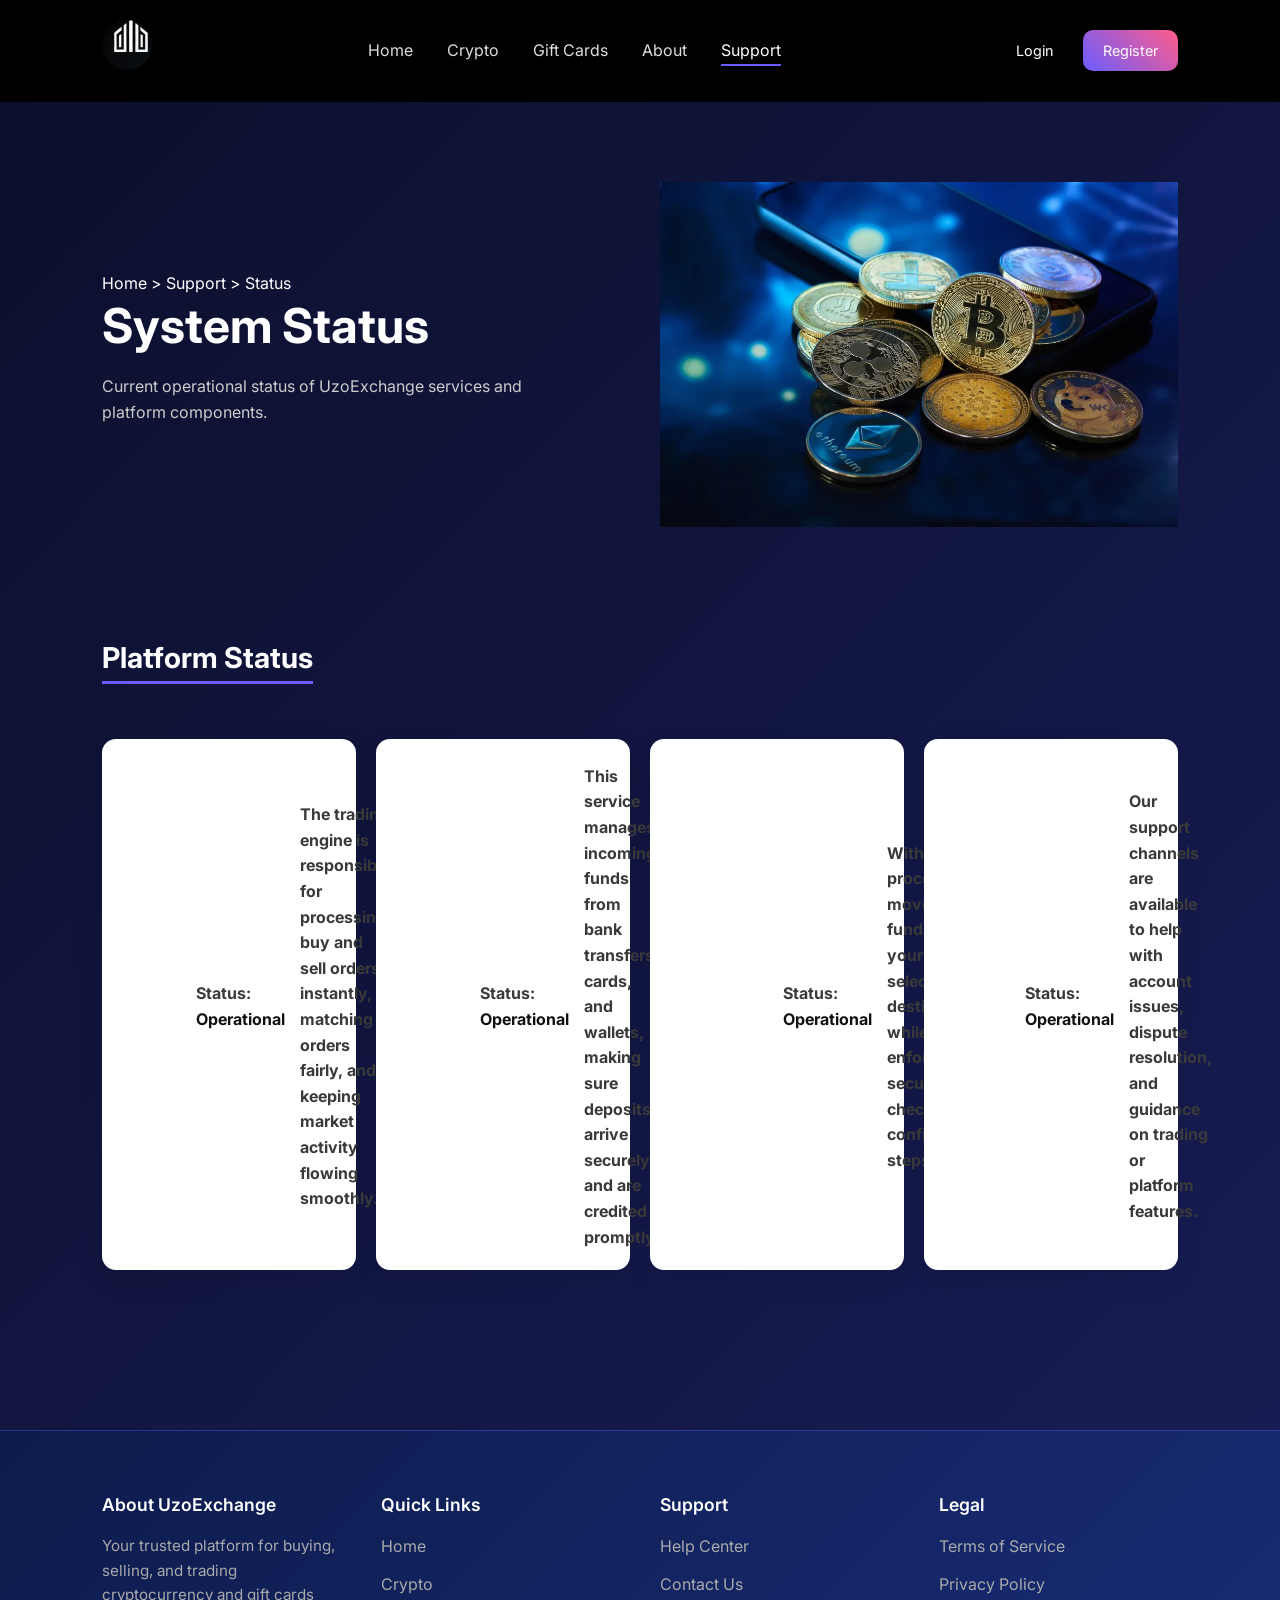
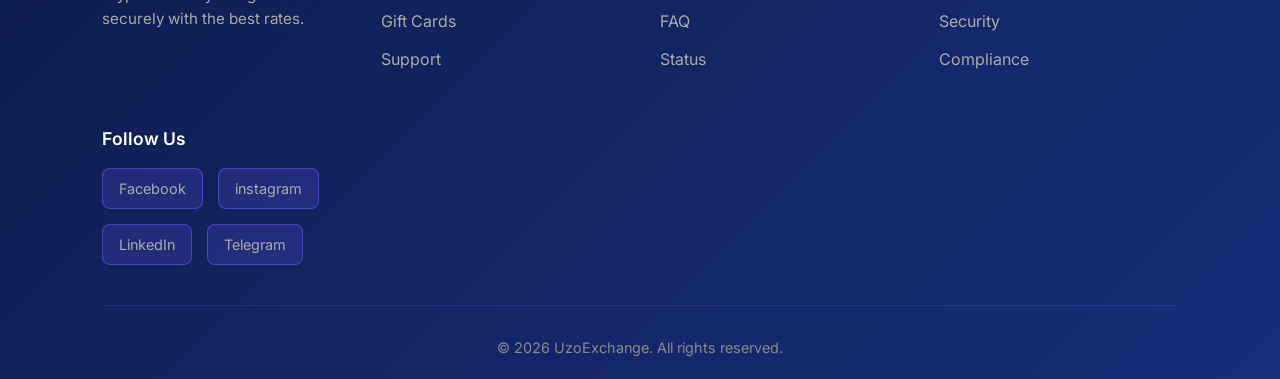
<file: index(8).html>
<!DOCTYPE html>
<html lang="en">
<head>
  <meta charset="UTF-8">
  <meta name="viewport" content="width=device-width, initial-scale=1.0">
  <title>Status | UzoExchange</title>
  <link rel="stylesheet" href="styles.ss.css">
  <link href="https://fonts.googleapis.com/css2?family=Inter:wght@400;500;600;700;800&display=swap" rel="stylesheet">
</head>
<body>
  <header class="navbar">
    <div class="logo"><img src="Uzo logo.jpg.jpeg" alt="UzoExchange Logo"></div>
    <nav id="nav-menu" class="nav-menu">
      <a href="index.html" class="nav-link">Home</a>
      <a href="index(1).html" class="nav-link">Crypto</a>
      <a href="index(2).html" class="nav-link">Gift Cards</a>
      <a href="index(3).html" class="nav-link">About</a>
      <a href="index(4).html" class="nav-link active">Support</a>
    </nav>
    <div class="nav-actions">
      <button class="btn login">Login</button>
      <button class="btn register">Register</button>
      <div class="menu-toggle" id="menu-toggle">☰</div>
    </div>
  </header>

  <section class="hero">
    <div class="hero-content">
      <div class="breadcrumb">Home > Support > Status</div>
      <h1>System Status</h1>
      <p>Current operational status of UzoExchange services and platform components.</p>
    </div>
    <div class="hero-image">
      <img src="crt.webp" alt="Status Illustration">
    </div>
  </section>

  <section class="market">
    <h2>Platform Status</h2>
    <div class="market-grid">
      <div class="rate-card">
        <h4>Trading Engine</h4>
        <p>Status: <strong>Operational</strong></p>
        <p>The trading engine is responsible for processing buy and sell orders instantly, matching orders fairly, and keeping market activity flowing smoothly.</p>
      </div>
      <div class="rate-card">
        <h4>Deposits</h4>
        <p>Status: <strong>Operational</strong></p>
        <p>This service manages incoming funds from bank transfers, cards, and wallets, making sure deposits arrive securely and are credited promptly.</p>
      </div>
      <div class="rate-card">
        <h4>Withdrawals</h4>
        <p>Status: <strong>Operational</strong></p>
        <p>Withdrawal processing moves funds out to your selected destination while enforcing security checks and confirmation steps.</p>
      </div>
      <div class="rate-card">
        <h4>Support Services</h4>
        <p>Status: <strong>Operational</strong></p>
        <p>Our support channels are available to help with account issues, dispute resolution, and guidance on trading or platform features.</p>
      </div>
    </div>
  </section>

  <footer class="footer">
    <div class="footer-container">
      <div class="footer-column">
        <h4>About UzoExchange</h4>
        <p>Your trusted platform for buying, selling, and trading cryptocurrency and gift cards securely with the best rates.</p>
      </div>
      <div class="footer-column">
        <h4>Quick Links</h4>
        <ul>
          <li><a href="index.html">Home</a></li>
          <li><a href="index(1).html">Crypto</a></li>
          <li><a href="index(2).html">Gift Cards</a></li>
          <li><a href="index(4).html">Support</a></li>
        </ul>
      </div>
      <div class="footer-column">
        <h4>Support</h4>
        <ul>
          <li><a href="index(5).html">Help Center</a></li>
          <li><a href="index(6).html">Contact Us</a></li>
          <li><a href="index(7).html">FAQ</a></li>
          <li><a href="index(8).html">Status</a></li>
        </ul>
      </div>
      <div class="footer-column">
        <h4>Legal</h4>
        <ul>
          <li><a href="index(1.1).html">Terms of Service</a></li>
          <li><a href="index(1.2).html">Privacy Policy</a></li>
          <li><a href="index(1.3).html">Security</a></li>
          <li><a href="index(1.4).html">Compliance</a></li>
        </ul>
      </div>
      <div class="footer-column">
        <h4>Follow Us</h4>
        <div class="social-links">
          <a href="https://www.facebook.com/share/1CAwxtDhdA/?mibextid=wwXIfr">Facebook</a>
          <a href="https://www.instagram.com/uzoexchange?igsh=MWg5eHJyZWVyaTQ4MQ%3D%3D&utm_source=qr">instagram</a>
          <a href="https://www.linkedin.com/company/uzoexchange">LinkedIn</a>
          <a href="https://t.me/uzoexchange">Telegram</a>
        </div>
      </div>
    </div>
    <div class="footer-bottom">
      <p>&copy; 2026 UzoExchange. All rights reserved.</p>
    </div>
  </footer>
  <script src="main.js"></script>
</body>
</html>
</file>
<file: styles.ss.css>
/* ==================================================
   UZOXCHANGE - GLOBAL STYLES
   ================================================== */

/* ==================== RESET & DEFAULTS ==================== */
* {
  margin: 0;
  padding: 0;
  box-sizing: border-box;
  font-family: "Inter", "Segoe UI", sans-serif;
}

html {
  scroll-behavior: smooth;
}

body {
  background: linear-gradient(135deg, #0b0f2b, #1a1f5c);
  color: #fff;
  overflow-x: hidden;
  line-height: 1.6;
}

/* Navbar */
.navbar {
  display: flex;
  justify-content: space-between;
  align-items: center;
  padding: 20px 8%;
  background: #000;
}

.logo {
  font-size: 1.6rem;
  font-weight: bold;
}

.logo img {
  height: 50px;
  width: 50px;
  border-radius: 50%;
  object-fit: cover;
}

.logo span {
  color: #6a5cff;
}

nav a {
  margin: 0 15px;
  color: #ddd;
  text-decoration: none;
  position: relative;
}

nav a.active,
nav a:hover {
  color: #fff;
}

nav a.active::after {
  content: "";
  width: 100%;
  height: 2px;
  background: #6a5cff;
  position: absolute;
  bottom: -6px;
  left: 0;
}

.nav-actions {
  display: flex;
  align-items: center;
  gap: 10px;
}

.btn {
  padding: 10px 20px;
  border-radius: 8px;
  border: none;
  cursor: pointer;
  font-size: 0.9rem;
}

.login {
  background: transparent;
  border: 1px solid #6a5cff;
  color: #fff;
}

.register {
  background: linear-gradient(45deg, #6a5cff, #ff5c8a);
  color: #fff;
}

.menu-toggle {
  display: none;
  font-size: 1.6rem;
  cursor: pointer;
}

/* Hero Section */
.hero {
  display: grid;
  grid-template-columns: 1fr 1fr;
  align-items: center;
  padding: 80px 8%;
  gap: 40px;
}

.hero-content h1 {
  font-size: 3rem;
  line-height: 1.2;
}

.hero-content p {
  margin: 20px 0;
  color: #ccc;
  max-width: 480px;
}

.hero-buttons {
  display: flex;
  gap: 15px;
}

.primary {
  background: linear-gradient(45deg, #6a5cff, #ff5c8a);
  color: white;
}

.secondary {
  background: transparent;
  border: 1px solid #6a5cff;
  color: white;
}

.hero-image img {
  width: 100%;
  max-width: 520px;
  animation: float 4s ease-in-out infinite;
}

/* Animation */
@keyframes float {
  0% { transform: translateY(0); }
  50% { transform: translateY(-15px); }
  100% { transform: translateY(0); }
}

/* Responsive */
@media (max-width: 992px) {
  .hero {
    grid-template-columns: 1fr;
    text-align: center;
  }

  .hero-buttons {
    justify-content: center;
  }
}

@media (max-width: 768px) {
  nav {
    position: absolute;
    top: 70px;
    right: 8%;
    background: #12175a;
    flex-direction: column;
    width: 160px;
    padding: 8px;
    display: none;
    border-radius: 10px;
    gap: 6px;
    z-index: 1000;
    pointer-events: auto;
    max-height: calc(100vh - 80px);
    overflow-y: auto;
  }

  nav.show {
    display: flex;
  }

  nav a {
    margin: 0;
    padding: 6px 8px;
    font-size: 13px;
  }

  .menu-toggle {
    display: block;
  }
}


/* Action Cards */
.actions {
  display: grid;
  grid-template-columns: repeat(auto-fit, minmax(320px, 1fr));
  gap: 25px;
  padding: 30px 8%;
}

.action-card {
  background: white;
  border-radius: 16px;
  padding: 30px;
  box-shadow: 0 15px 40px rgba(0,0,0,0.08);
  position: relative;
    background-image: url(beat.webp);
    background-repeat: no-repeat;
    background-size: cover;
}

.action-card h3 {
  font-size: 1.5rem;
  margin-bottom: 10px;
  color: #fff;
}

.action-card p {
  color: white;
  margin-bottom: 20px;
}

.buttons {
  display: flex;
  gap: 15px;
  flex-wrap: wrap;
}

/* Buttons */
.btn {
  padding: 12px 20px;
  border-radius: 10px;
  border: none;
  cursor: pointer;
  font-size: 0.9rem;
}

.primary {
  background: linear-gradient(45deg, #6a5cff, #ff5c8a);
  color: white;
}

.secondary {
  background: #0d1b4c;
  color: white;
}

/* Market Section */
.market {
  padding: 20px 8% 80px;
}

.market h2 {
  font-size: 1.8rem;
  margin-bottom: 25px;
  border-bottom: 3px solid #6a5cff;
  display: inline-block;
}

.market-grid {
  display: grid;
  grid-template-columns: repeat(auto-fit, minmax(230px, 1fr));
  gap: 20px;
  margin-top: 30px;
}

.rate-card {
  background: white;
  border-radius: 14px;
  padding: 20px;
  display: flex;
  align-items: center;
  gap: 15px;
  box-shadow: 0 10px 30px rgba(0,0,0,0.08);
}

.icon {
  width: 45px;
  height: 45px;
  border-radius: 50%;
  display: flex;
  align-items: center;
  justify-content: center;
  font-weight: bold;
  color: white;
}

.btc { background: #f7931a; }
.eth { background: #627eea; }
.usdt { background: #26a17b; }
.ltc { background: #345c9c; }

..rate-card h4 {
  margin: 0;
  font-size: 1rem;
  color: #1a1a1a;
}

.rate-card p {
  margin: 5px 0 0;
  font-weight: bold;
  color: #3a3a3a;
}

.rate-card strong {
  color: #111;
}

.up { color: #0bbf5e; }
.down { color: #e63946; }

/* View All */
.view-all {
  display: block;
  margin: 40px auto 0;
  padding: 14px 35px;
  border-radius: 12px;
  border: none;
  background: linear-gradient(45deg, #6a5cff, #ff5c8a);
  color: white;
  font-size: 1rem;
  cursor: pointer;
}

/* Responsive tweaks */
@media (max-width: 600px) {
  .buttons {
    flex-direction: column;
  }
}


/* Section */
.how-it-works {
  padding: 40px 8% 60px;
  text-align: center;
}

/* Header */
.section-header h2 {
  font-size: 2.2rem;
  margin-bottom: 8px;
}

.section-header p {
  color: #666;
  margin-bottom: 50px;
}

/* Steps */
.steps {
  display: grid;
  grid-template-columns: repeat(auto-fit, minmax(260px, 1fr));
  gap: 30px;
}

/* Step Card */
.step-card {
  background: white;
  padding: 40px 25px 30px;
  border-radius: 18px;
  box-shadow: 0 15px 40px rgba(0,0,0,0.1);
  position: relative;
}

.step-card h3{
  color: #0d1b4c;
}

.step-number {
  position: absolute;
  top: -20px;
  left: 20px;
  font-size: 2.5rem;
  font-weight: bold;
  color: #6a5cff;
}

.icon {
  font-size: 3rem;
  margin-bottom: 15px;
}

.step-card h3 {
  margin-bottom: 10px;
  font-size: 1.2rem;
}

.step-card p {
  color: #666;
  font-size: 0.95rem;
}

/* Trust Bar */
.trust-bar {
  margin-top: 60px;
  padding: 20px;
  border-radius: 14px;
  background: linear-gradient(45deg, #6a5cff, #ff5c8a);
  color: white;
  display: flex;
  justify-content: center;
  gap: 30px;
  flex-wrap: wrap;
  font-size: 0.9rem;
}

/* Responsive */
@media (max-width: 600px) {
  .section-header h2 {
    font-size: 1.8rem;
  }

  .trust-bar {
    gap: 15px;
    text-align: center;
  }
}


/* Footer */
.footer {
  background: linear-gradient(135deg, #0d1b4c, #1a2f7c);
  color: #ccc;
  padding: 60px 8% 20px;
  margin-top: 80px;
  border-top: 1px solid rgba(106, 92, 255, 0.3);
}

.footer-container {
  display: grid;
  grid-template-columns: repeat(auto-fit, minmax(200px, 1fr));
  gap: 40px;
  max-width: 1400px;
  margin: 0 auto;
  margin-bottom: 40px;
}

.footer-column h4 {
  color: #fff;
  font-size: 1.1rem;
  margin-bottom: 15px;
  font-weight: 600;
}

.footer-column p {
  line-height: 1.6;
  font-size: 0.95rem;
  color: #aaa;
}

.footer-column ul {
  list-style: none;
}

.footer-column ul li {
  margin-bottom: 12px;
}

.footer-column ul li a {
  color: #aaa;
  text-decoration: none;
  transition: color 0.3s ease;
}

.footer-column ul li a:hover {
  color: #6a5cff;
}

.social-links {
  display: flex;
  gap: 15px;
  flex-wrap: wrap;
}

.social-links a {
  display: inline-block;
  padding: 8px 16px;
  background: rgba(106, 92, 255, 0.2);
  border: 1px solid rgba(106, 92, 255, 0.5);
  border-radius: 8px;
  color: #aaa;
  text-decoration: none;
  font-size: 0.9rem;
  transition: all 0.3s ease;
}

.social-links a:hover {
  background: #6a5cff;
  color: #fff;
  border-color: #6a5cff;
}

.footer-bottom {
  text-align: center;
  padding-top: 30px;
  border-top: 1px solid rgba(106, 92, 255, 0.2);
  color: #888;
  font-size: 0.9rem;
}

/* Responsive Footer */
@media (max-width: 768px) {
  .footer {
    padding: 40px 8% 20px;
    margin-top: 60px;
  }

  .footer-container {
    gap: 30px;
    grid-template-columns: 1fr 1fr;
  }

  .footer-column h4 {
    font-size: 1rem;
  }
}

@media (max-width: 600px) {
  .footer {
    padding: 30px 5% 15px;
    margin-top: 40px;
  }

  .footer-container {
    gap: 25px;
    grid-template-columns: 1fr;
  }

  .footer-column {
    text-align: center;
  }

  .footer-column ul {
    display: flex;
    justify-content: center;
    flex-wrap: wrap;
    gap: 10px;
  }

  .footer-column ul li {
    margin-bottom: 0;
  }

  .social-links {
    justify-content: center;
  }

  .footer-bottom {
    padding-top: 20px;
    font-size: 0.85rem;
  }
}
</file>
<file: crypto.css>
* {
    margin: 0;
    padding: 0;
    box-sizing: border-box;
}

body {
    font-family: 'Poppins', sans-serif;
    background: linear-gradient(135deg, #1d1b3a, #2e1a57);
    color: #fff;
}

/* NAVBAR */
.navbar {
    display: flex;
    justify-content: space-between;
    align-items: center;
    padding: 20px 8%;
    background: #000;
}

.logo {
    font-size: 22px;
    font-weight: 600;
}

.logo img {
    width: 50px;
    height: 50px;
    border-radius: 50%;
    object-fit: cover;
}

.hamburger {
    display: none;
}

.nav-links {
    display: flex;
    list-style: none;
    gap: 25px;
}

.nav-links a {
    text-decoration: none;
    color: #fff;
    font-weight: 500;
}

.nav-links .active a {
    border-bottom: 2px solid #ff4ecd;
}

.nav-buttons button {
    margin-left: 10px;
}

.btn-primary {
    background: linear-gradient(90deg, #6a11cb, #ff4ecd);
    border: none;
    padding: 10px 20px;
    color: #fff;
    border-radius: 30px;
    cursor: pointer;
}

.btn-outline {
    background: transparent;
    border: 1px solid #fff;
    padding: 10px 20px;
    color: #fff;
    border-radius: 30px;
    cursor: pointer;
}

/* HERO */
.hero {
    padding: 80px 8%;
    text-align: center;
    display: flex;
    align-items: center;
    justify-content: space-between;
    gap: 40px;
}

.hero-content {
    flex: 1;
    text-align: left;
}

.hero h1 {
    font-size: 40px;
    margin-bottom: 20px;
}

.hero p {
    margin-bottom: 25px;
    opacity: 0.8;
}

.hero-image {
    flex: 1;
    display: flex;
    align-items: center;
    justify-content: center;
    min-height: 400px;
    background: rgba(255,255,255,0.05);
    border-radius: 15px;
    border: 2px dashed rgba(255,78,205,0.3);
    overflow: hidden;
}

.hero-image img {
    width: 100%;
    height: 100%;
    object-fit: cover;
}

/* CRYPTO SECTION */
.crypto-section {
    padding: 60px 8%;
    text-align: center;
}

.crypto-section h2 {
    margin-bottom: 40px;
}

.crypto-grid {
    display: grid;
    grid-template-columns: repeat(auto-fit, minmax(250px, 1fr));
    gap: 25px;
}

.crypto-card {
    background: rgba(255,255,255,0.08);
    padding: 25px;
    border-radius: 20px;
    backdrop-filter: blur(10px);
    transition: 0.3s ease;
    text-align: center;
}

.crypto-card:hover {
    transform: translateY(-10px);
}

.coin-icon {
    font-size: 48px;
    color: #ff4ecd;
    margin-bottom: 15px;
}

.coin-icon.text-icon {
    width: 70px;
    height: 70px;
    display: flex;
    align-items: center;
    justify-content: center;
    margin: 0 auto 15px auto;
    font-size: 28px;
    font-weight: 700;
    background: linear-gradient(135deg, rgba(255,78,205,0.2), rgba(255,78,205,0.1));
    border: 2px solid rgba(255,78,205,0.5);
    border-radius: 50%;
    box-shadow: 0 0 20px rgba(255,78,205,0.2);
    letter-spacing: 0;
}

.crypto-card h3 {
    margin-bottom: 20px;
}

.crypto-card p {
    opacity: 0.8;
    margin-bottom: 15px;
}

/* FEATURES */
.features {
    display: grid;
    grid-template-columns: repeat(auto-fit, minmax(200px, 1fr));
    gap: 30px;
    padding: 60px 8%;
    background: rgba(0,0,0,0.2);
    text-align: center;
}

.feature h3 {
    margin-bottom: 10px;
}

/* FOOTER */
footer {
    background: rgba(0,0,0,0.4);
    color: #fff;
    padding: 60px 8%;
}

.footer-container {
    display: grid;
    grid-template-columns: repeat(auto-fit, minmax(200px, 1fr));
    gap: 40px;
    max-width: 1200px;
    margin: 0 auto;
    margin-bottom: 30px;
}

.footer-section h4 {
    font-size: 16px;
    margin-bottom: 20px;
    color: #ff4ecd;
}

.footer-section ul {
    list-style: none;
}

.footer-section ul li {
    margin-bottom: 10px;
}

.footer-section a {
    text-decoration: none;
    color: rgba(255,255,255,0.7);
    font-size: 14px;
    transition: color 0.3s ease;
}

.footer-section a:hover {
    color: #ff4ecd;
}

.social-links {
    display: flex;
    gap: 15px;
    flex-wrap: wrap;
}

.social-links a {
    display: inline-block;
    padding: 8px 16px;
    background: rgba(255,78,205,0.1);
    border: 1px solid rgba(255,78,205,0.3);
    border-radius: 20px;
    color: #ff4ecd;
    font-size: 13px;
    transition: all 0.3s ease;
}

.social-links a:hover {
    background: rgba(255,78,205,0.2);
    border-color: #ff4ecd;
}

.footer-bottom {
    text-align: center;
    padding-top: 30px;
    border-top: 1px solid rgba(255,255,255,0.1);
    font-size: 14px;
    opacity: 0.8;
}

/* RESPONSIVE */
@media(max-width: 768px) {
    .hamburger {
        display: block;
        background: transparent;
        border: none;
        cursor: pointer;
        width: 36px;
        height: 28px;
        padding: 0;
        position: relative;
    }

    .hamburger span {
        display: block;
        height: 3px;
        background: #fff;
        margin: 5px 0;
        border-radius: 3px;
        transition: transform 0.25s ease, opacity 0.25s ease;
    }

    .hamburger.open span:nth-child(1) {
        transform: translateY(8px) rotate(45deg);
    }
    .hamburger.open span:nth-child(2) {
        opacity: 0;
    }
    .hamburger.open span:nth-child(3) {
        transform: translateY(-8px) rotate(-45deg);
    }

    .navbar {
        align-items: center;
        padding: 16px 6%;
    }

    .nav-links {
        display: none;
        flex-direction: column;
        gap: 6px;
        width: 160px;
        position: absolute;
        top: 70px;
        right: 6%;
        background: #000;
        padding: 8px;
        border-radius: 10px;
        z-index: 1000;
        pointer-events: auto;
        max-height: calc(100vh - 80px);
        overflow-y: auto;
    }

    .nav-links.open {
        display: flex;
    }

    .nav-links a {
        display: block;
        padding: 6px 8px;
        border-radius: 6px;
        background: transparent;
        font-size: 13px;
    }

    .hero h1 {
        font-size: 28px;
    }

    .hero {
        padding: 30px 6%;
        flex-direction: column;
        text-align: center;
    }

    .hero-content {
        text-align: center;
    }

    .hero-image {
        min-height: 250px;
        width: 100%;
    }

    .crypto-section {
        padding: 30px 6%;
    }

    .crypto-section h2 {
        margin-bottom: 20px;
    }

    footer {
        padding: 40px 6%;
    }

    .footer-container {
        gap: 25px;
        margin-bottom: 20px;
    }

    .footer-section h4 {
        font-size: 14px;
        margin-bottom: 15px;
    }

    .footer-section a {
        font-size: 12px;
    }

    .social-links {
        gap: 10px;
    }

    .social-links a {
        padding: 6px 12px;
        font-size: 12px;
    }
}
</file>
<file: styles2.css>
* {
    margin: 0;
    padding: 0;
    box-sizing: border-box;
}

body {
    font-family: 'Poppins', sans-serif;
    background: linear-gradient(135deg, #1d1b3a, #2e1a57);
    color: #fff;
}

/* NAVBAR */
.navbar {
    display: flex;
    justify-content: space-between;
    align-items: center;
    padding: 20px 8%;
    background: #000;
    position: relative;
}

.logo {
    font-size: 22px;
    font-weight: 600;
}

.logo img {
    width: 50px;
    height: 50px;
    border-radius: 50%;
    object-fit: cover;
}



/* Navbar from index.html */
.nav-menu {
    display: flex;
    gap: 25px;
}

.nav-link {
    color: #fff;
    text-decoration: none;
    position: relative;
    font-weight: 500;
}

.nav-link.active,
.nav-link:hover {
    color: #fff;
}

.nav-link.active::after {
    content: "";
    width: 100%;
    height: 2px;
    background: #ff4ecd;
    position: absolute;
    bottom: -6px;
    left: 0;
}

.nav-actions {
    display: flex;
    align-items: center;
    gap: 10px;
}

.btn {
    padding: 10px 20px;
    border-radius: 30px;
    border: none;
    cursor: pointer;
    font-size: 0.9rem;
}

.btn.login {
    background: transparent;
    border: 1px solid #fff;
    color: #fff;
}

.btn.register {
    background: linear-gradient(90deg, #6a11cb, #ff4ecd);
    color: #fff;
}

.menu-toggle {
    display: none;
    font-size: 1.6rem;
    cursor: pointer;
}


.btn-primary {
    background: linear-gradient(90deg, #6a11cb, #ff4ecd);
    border: none;
    padding: 10px 20px;
    color: #fff;
    border-radius: 30px;
    cursor: pointer;
}

.btn-outline {
    background: transparent;
    border: 1px solid #fff;
    padding: 10px 20px;
    color: #fff;
    border-radius: 30px;
    cursor: pointer;
}

/* HERO */
.hero {
    padding: 80px 8%;
    text-align: center;
}

.hero h1 {
    font-size: 40px;
    margin-bottom: 20px;
}

.hero p {
    margin-bottom: 25px;
    opacity: 0.85;
}

/* GIFT GRID */
.gift-section {
    padding: 60px 8%;
    text-align: center;
}

.gift-section h2 {
    margin-bottom: 40px;
}

.gift-grid {
    display: grid;
    grid-template-columns: repeat(auto-fit, minmax(250px, 1fr));
    gap: 25px;
}

.gift-card {
    background: rgba(255,255,255,0.08);
    padding: 25px;
    border-radius: 20px;
    backdrop-filter: blur(10px);
    transition: 0.3s ease;
}

.gift-card:hover {
    transform: translateY(-10px);
}

.gift-card h3 {
    margin-bottom: 10px;
}

.gift-card p {
    opacity: 0.8;
    margin-bottom: 15px;
}

/* FEATURES */
.features {
    display: grid;
    grid-template-columns: repeat(auto-fit, minmax(200px, 1fr));
    gap: 30px;
    padding: 60px 8%;
    background: rgba(0,0,0,0.2);
    text-align: center;
}

.feature h3 {
    margin-bottom: 10px;
}

/* FOOTER */
footer {
    background: rgba(0,0,0,0.4);
    color: #fff;
}

.footer-container {
    display: flex;
    flex-wrap: wrap;
    justify-content: space-between;
    padding: 40px 8%;
}

.footer-section {
    flex: 1 1 200px;
    margin: 10px;
}

.footer-section h4 {
    margin-bottom: 15px;
}

.footer-section ul {
    list-style: none;
    padding: 0;
}

.footer-section ul li {
    margin-bottom: 8px;
}

.footer-section ul li a {
    color: #ddd;
    text-decoration: none;
}

.footer-section ul li a:hover {
    color: #fff;
}

.social-links a {
    margin-right: 10px;
    color: #ddd;
    text-decoration: none;
}

.social-links a:hover {
    color: #fff;
}

.footer-bottom {
    text-align: center;
    padding: 20px 8%;
    border-top: 1px solid rgba(255,255,255,0.2);
}

/* RESPONSIVE */
@media(max-width: 768px) {
    .hero h1 {
        font-size: 28px;
    }

    .nav-menu {
        position: absolute;
        top: 70px;
        right: 8%;
        background: #000;
        flex-direction: column;
        width: 160px;
        padding: 8px;
        display: none;
        border-radius: 10px;
        gap: 6px;
        z-index: 1000;
        pointer-events: auto;
        max-height: calc(100vh - 80px);
        overflow-y: auto;
    }

    .nav-menu.show {
        display: flex;
    }

    .nav-menu .nav-link {
        margin: 0;
        padding: 6px 8px;
        font-size: 13px;
    }

    .menu-toggle {
        display: block;
    }
}
</file>
<file: about.css>
* {
    margin: 0;
    padding: 0;
    box-sizing: border-box;
}

body {
    font-family: 'Poppins', sans-serif;
    background: linear-gradient(135deg, #1d1b3a, #2e1a57);
    color: #fff;
}

/* NAVBAR */
.navbar {
    display: flex;
    justify-content: space-between;
    align-items: center;
    padding: 20px 8%;
    background: #000;
}

.logo {
    font-size: 22px;
    font-weight: 600;
}

.logo img {
    width: 50px;
    height: 50px;
    border-radius: 50%;
    object-fit: cover;
}

.nav-links {
    display: flex;
    list-style: none;
    gap: 25px;
}

.nav-links a {
    text-decoration: none;
    color: #fff;
    font-weight: 500;
}

.nav-links .active a {
    border-bottom: 2px solid #ff4ecd;
}

.nav-buttons button {
    margin-left: 10px;
}

.btn-primary {
    background: linear-gradient(90deg, #6a11cb, #ff4ecd);
    border: none;
    padding: 10px 20px;
    color: #fff;
    border-radius: 30px;
    cursor: pointer;
}

.btn-outline {
    background: transparent;
    border: 1px solid #fff;
    padding: 10px 20px;
    color: #fff;
    border-radius: 30px;
    cursor: pointer;
}

/* HERO */
.hero {
    padding: 80px 8%;
    text-align: center;
}

.hero h1 {
    font-size: 40px;
    margin-bottom: 15px;
}

/* ABOUT SECTION */
.about-section {
    padding: 10px 8%; /* minimized padding above section */
}

.about-container {
    max-width: 900px;
    margin: auto;
}

.about-text h2 {
    margin-top: 0; /* remove top margin entirely */
    margin-bottom: 15px;
}.about-text p {
    margin-bottom: 15px;
    line-height: 1.7;
    opacity: 0.9;
}

.about-text ul {
    margin-top: 10px;
    list-style: none;
}

.about-text li {
    margin-bottom: 10px;
}

/* STATS */
.stats {
    display: grid;
    grid-template-columns: repeat(auto-fit, minmax(200px, 1fr));
    gap: 30px;
    padding: 60px 8%;
    background: rgba(0,0,0,0.2);
    text-align: center;
}

.stat h3 {
    font-size: 28px;
    margin-bottom: 10px;
    background: linear-gradient(90deg, #6a11cb, #ff4ecd);
    -webkit-background-clip: text;
    -webkit-text-fill-color: transparent;
}

/* FOOTER */
footer {
    background: rgba(0,0,0,0.4);
    color: #fff;
}

.footer-container {
    display: flex;
    flex-wrap: wrap;
    justify-content: space-between;
    padding: 40px 8%;
}

.footer-section {
    flex: 1 1 200px;
    margin: 10px;
}

.footer-section h4 {
    margin-bottom: 15px;
}

.footer-section ul {
    list-style: none;
    padding: 0;
}

.footer-section ul li {
    margin-bottom: 8px;
}

.footer-section ul li a {
    color: #ddd;
    text-decoration: none;
}

.footer-section ul li a:hover {
    color: #fff;
}

.social-links a {
    margin-right: 10px;
    color: #ddd;
    text-decoration: none;
}

.social-links a:hover {
    color: #fff;
}

.footer-bottom {
    text-align: center;
    padding: 20px 8%;
    border-top: 1px solid rgba(255,255,255,0.2);
}

/* RESPONSIVE */
@media(max-width: 768px) {
    .navbar {
        flex-direction: column;
        gap: 15px;
    }

    .nav-menu {
        position: absolute;
        top: 70px;
        right: 8%;
        background: #000;
        flex-direction: column;
        width: 160px;
        padding: 8px;
        display: none;
        border-radius: 10px;
        gap: 6px;
        z-index: 1000;
        pointer-events: auto;
        max-height: calc(100vh - 80px);
        overflow-y: auto;
    }

    .nav-menu.show {
        display: flex;
    }

    .nav-menu .nav-link {
        margin: 0;
        padding: 6px 8px;
        font-size: 13px;
    }

    .menu-toggle {
        display: block;
    }

    .hero h1 {
        font-size: 28px;
    }
}
</file>
<file: support.css>
* {
    margin: 0;
    padding: 0;
    box-sizing: border-box;
    font-family: Arial, Helvetica, sans-serif;
}

body {
    background: #0f172a;
    color: #ffffff;
}

/* Header */
header {
    display: flex;
    justify-content: space-between;
    align-items: center;
    padding: 20px 8%;
    background: #000;
    position: relative;
}

.logo {
    font-size: 22px;
    font-weight: bold;
    color: #00f5a0;
}

.logo img {
    width: 50px;
    height: 50px;
    border-radius: 50%;
    object-fit: cover;
}

.menu-toggle {
    display: none;
    font-size: 1.8rem;
    cursor: pointer;
    color: #fff;
    background: none;
    border: none;
}

nav {
    display: flex;
}

nav a {
    color: #fff;
    text-decoration: none;
    margin-left: 20px;
    font-size: 15px;
    transition: 0.3s;
}

nav a:hover,
nav .active {
    color: #00f5a0;
}

/* Hero */
.support-hero {
    text-align: center;
    padding: 60px 20px;
}

.support-hero h1 {
    font-size: 38px;
    margin-bottom: 15px;
}

.support-hero p {
    color: #cbd5e1;
    font-size: 16px;
}

/* Container */
.support-container {
    display: flex;
    justify-content: center;
    gap: 50px;
    padding: 60px 8%;
    flex-wrap: wrap;
}

/* Contact Info */
.contact-info {
    flex: 1;
    min-width: 280px;
}

.contact-info h2 {
    margin-bottom: 20px;
    color: #00f5a0;
}

.contact-info p {
    margin-bottom: 15px;
    color: #cbd5e1;
}

/* Form */
.contact-form {
    flex: 1;
    min-width: 280px;
    background: #1e293b;
    padding: 30px;
    border-radius: 10px;
}

.contact-form h2 {
    margin-bottom: 20px;
    color: #00f5a0;
}

.contact-form input,
.contact-form select,
.contact-form textarea {
    width: 100%;
    padding: 12px;
    margin-bottom: 15px;
    border: none;
    border-radius: 5px;
    outline: none;
    background: #0f172a;
    color: #fff;
}

.contact-form button {
    width: 100%;
    padding: 12px;
    background: #00f5a0;
    border: none;
    border-radius: 5px;
    font-weight: bold;
    cursor: pointer;
    transition: 0.3s;
}

.contact-form button:hover {
    background: #00d18b;
}

/* Success Message */
#formMessage {
    margin-top: 15px;
    font-weight: bold;
}

/* Footer */
footer {
    background: #0b1120;
    color: #fff;
}

.footer-container {
    display: flex;
    flex-wrap: wrap;
    justify-content: space-between;
    padding: 40px 8%;
}

.footer-section {
    flex: 1 1 200px;
    margin: 10px;
}

.footer-section h4 {
    margin-bottom: 15px;
    color: #00f5a0;
}

.footer-section ul {
    list-style: none;
    padding: 0;
}

.footer-section ul li {
    margin-bottom: 8px;
}

.footer-section ul li a {
    color: #cbd5e1;
    text-decoration: none;
    transition: 0.3s;
}

.footer-section ul li a:hover {
    color: #00f5a0;
}

.social-links a {
    margin-right: 10px;
    color: #cbd5e1;
    text-decoration: none;
    transition: 0.3s;
}

.social-links a:hover {
    color: #00f5a0;
}

.footer-bottom {
    text-align: center;
    padding: 20px 8%;
    border-top: 1px solid rgba(0,245,160,0.2);
    font-size: 14px;
}

/* Responsive */
@media (max-width: 768px) {
    header {
        padding: 15px 8%;
    }

    .menu-toggle {
        display: block;
        order: 2;
    }

    .logo {
        order: 1;
    }

    nav {
        order: 3;
        position: absolute;
        top: 60px;
        right: 8%;
        flex-direction: column;
        background: #000;
        width: 160px;
        padding: 8px;
        gap: 6px;
        display: none;
        border-radius: 10px;
        z-index: 1000;
        pointer-events: auto;
        max-height: calc(100vh - 70px);
        overflow-y: auto;
    }

    nav.show {
        display: flex;
    }

    nav a {
        margin: 0;
        padding: 6px 8px;
        font-size: 13px;
    }

    .support-container {
        flex-direction: column;
    }

/* WhatsApp Floating Button */
.whatsapp-btn {
    position: fixed;
    bottom: 30px;
    right: 30px;
    width: 60px;
    height: 60px;
    background: linear-gradient(135deg, #25d366, #128c7e);
    border-radius: 50%;
    display: flex;
    align-items: center;
    justify-content: center;
    text-decoration: none;
    box-shadow: 0 4px 12px rgba(0, 0, 0, 0.4);
    transition: all 0.3s ease;
    z-index: 999;
}

.whatsapp-btn:hover {
    transform: scale(1.1);
    box-shadow: 0 6px 16px rgba(0, 0, 0, 0.6);
}

.whatsapp-icon {
    font-size: 28px;
    display: block;
}

@media (max-width: 768px) {
    .whatsapp-btn {
        bottom: 20px;
        right: 20px;
        width: 55px;
        height: 55px;
    }

    .whatsapp-icon {
        font-size: 24px;
    }
}
</file>
